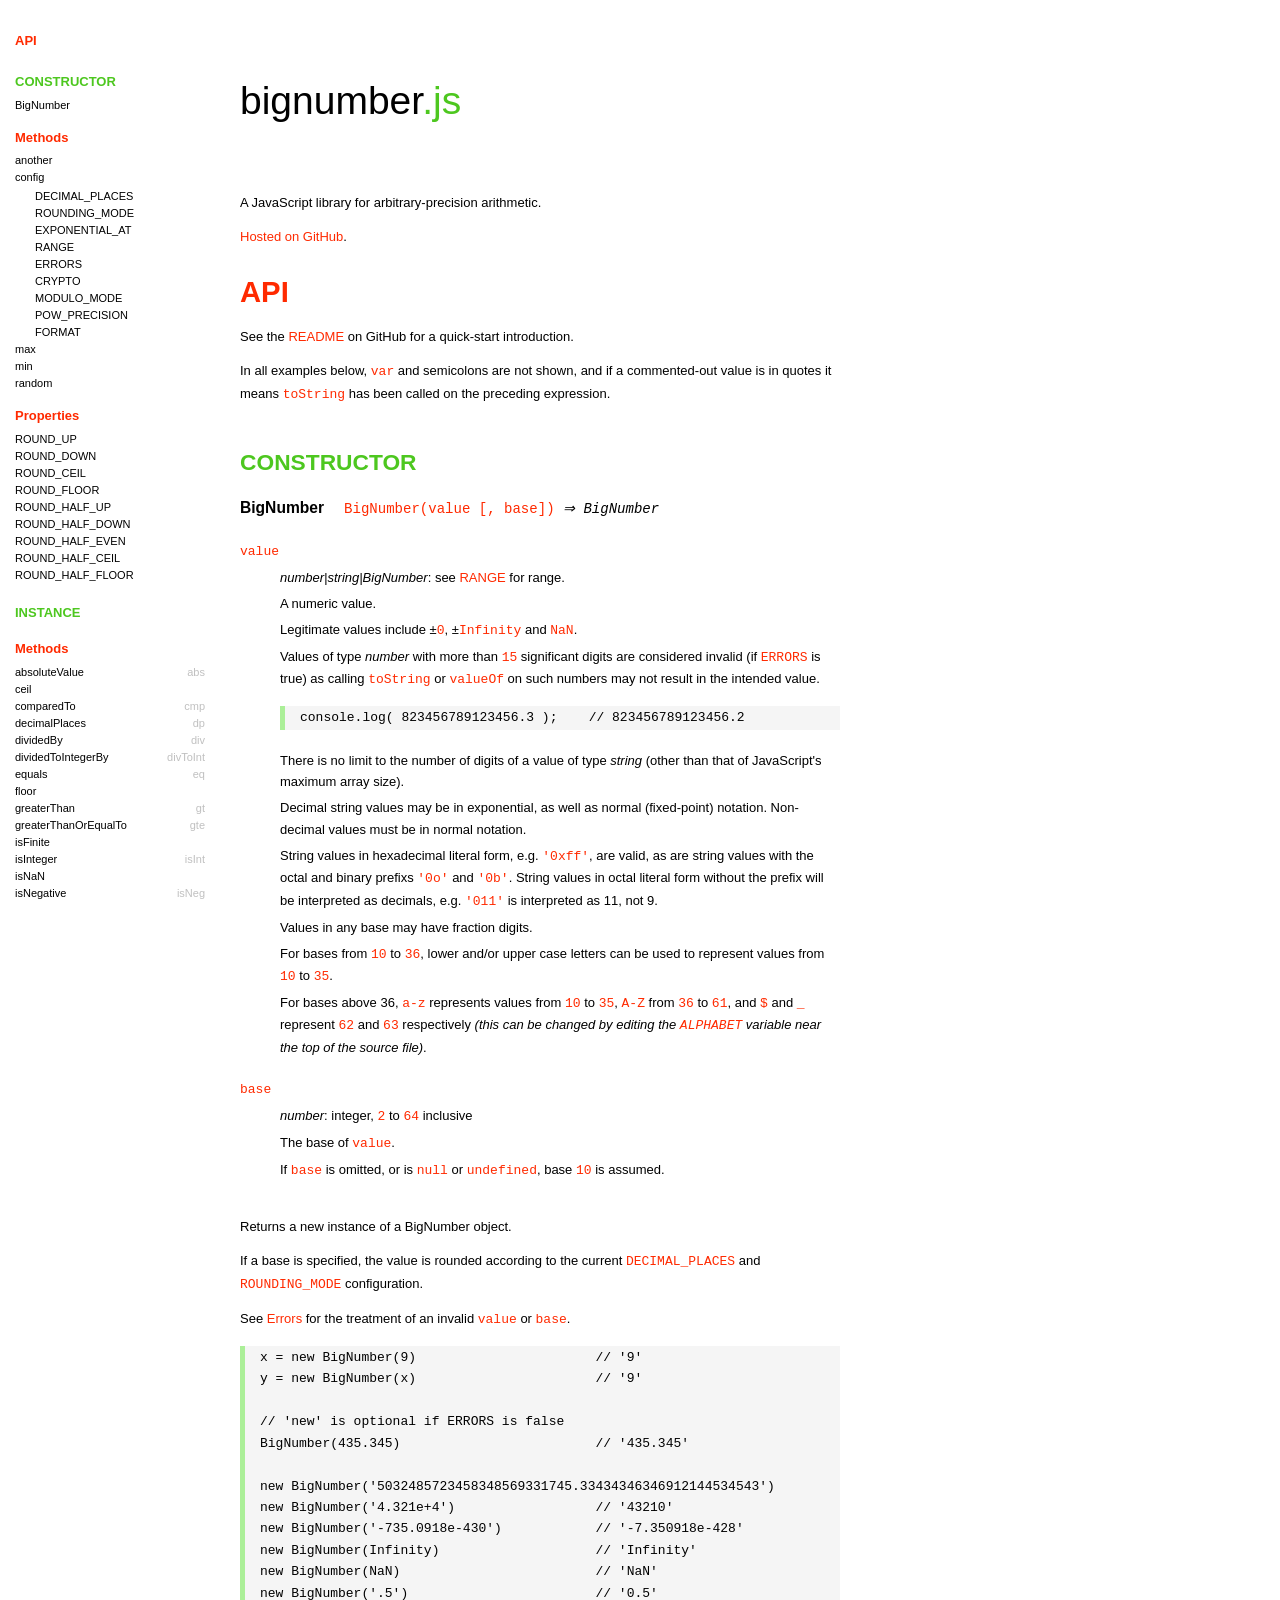
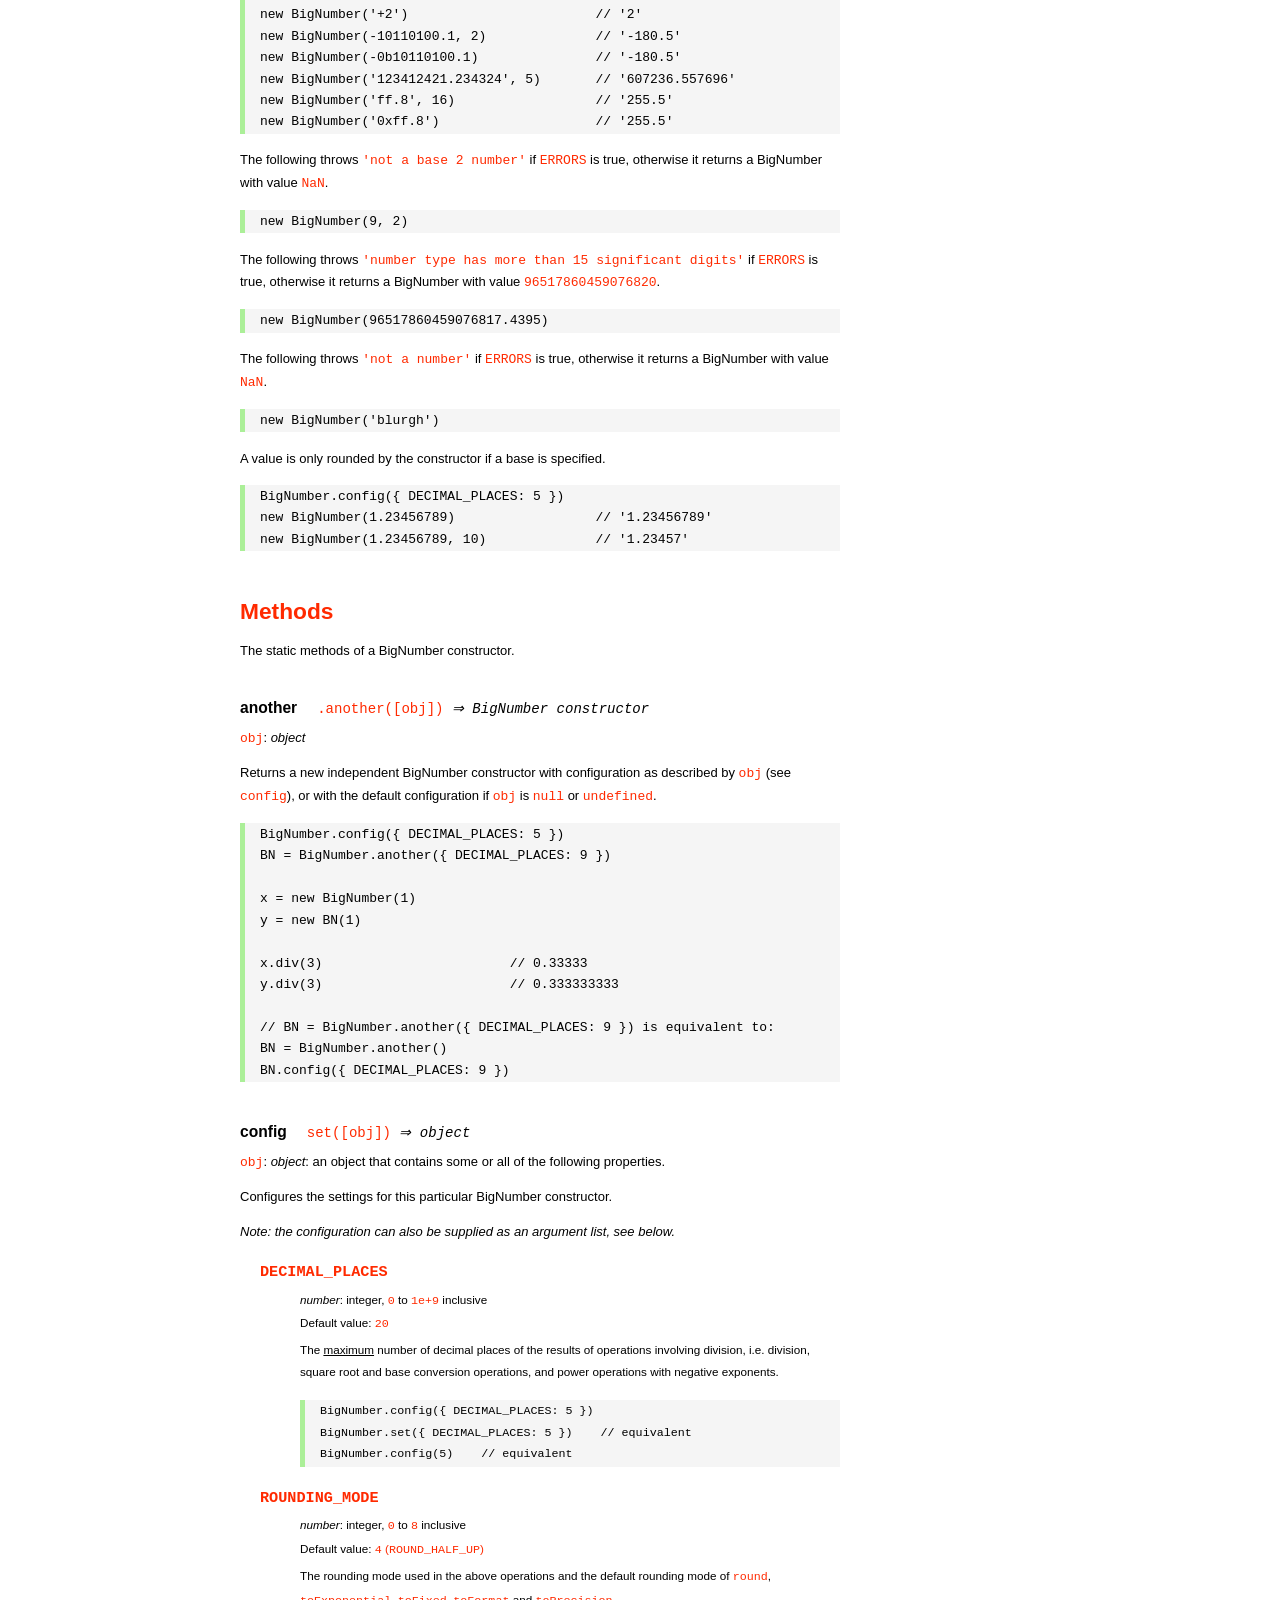
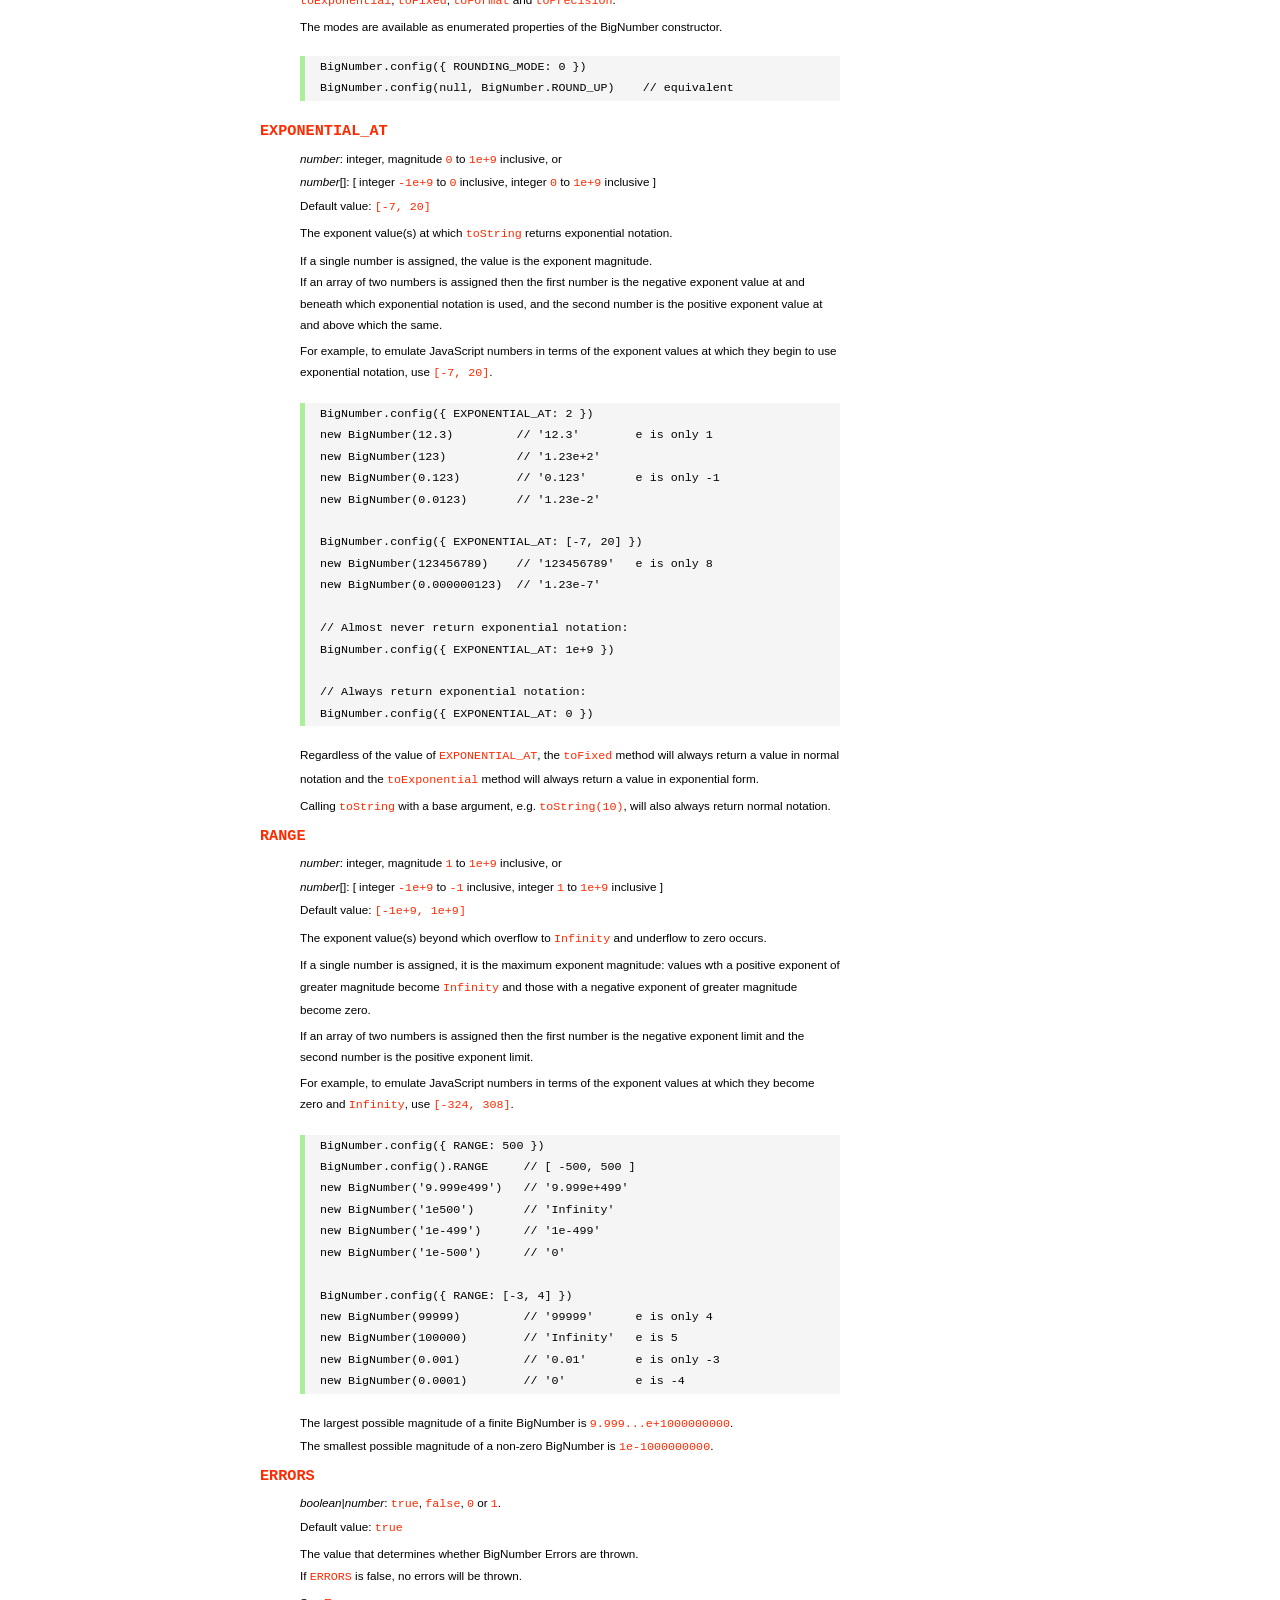
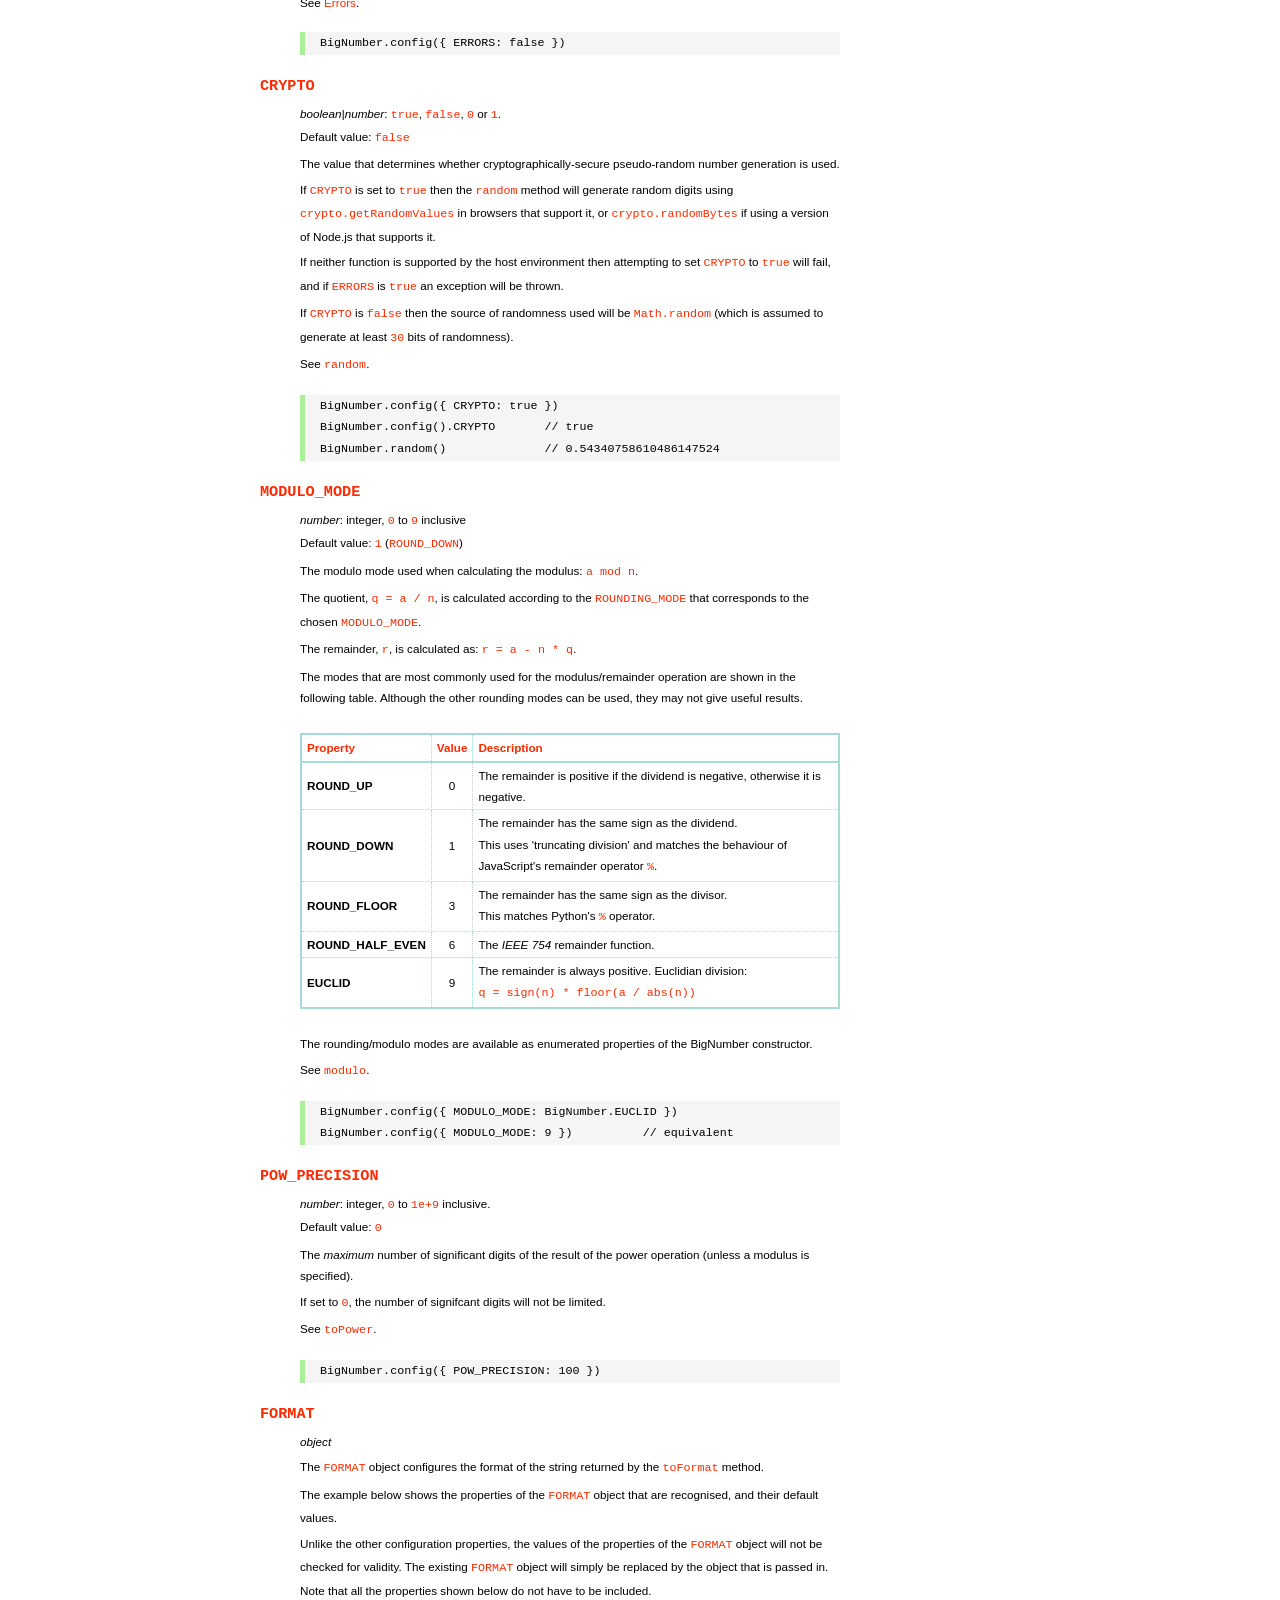
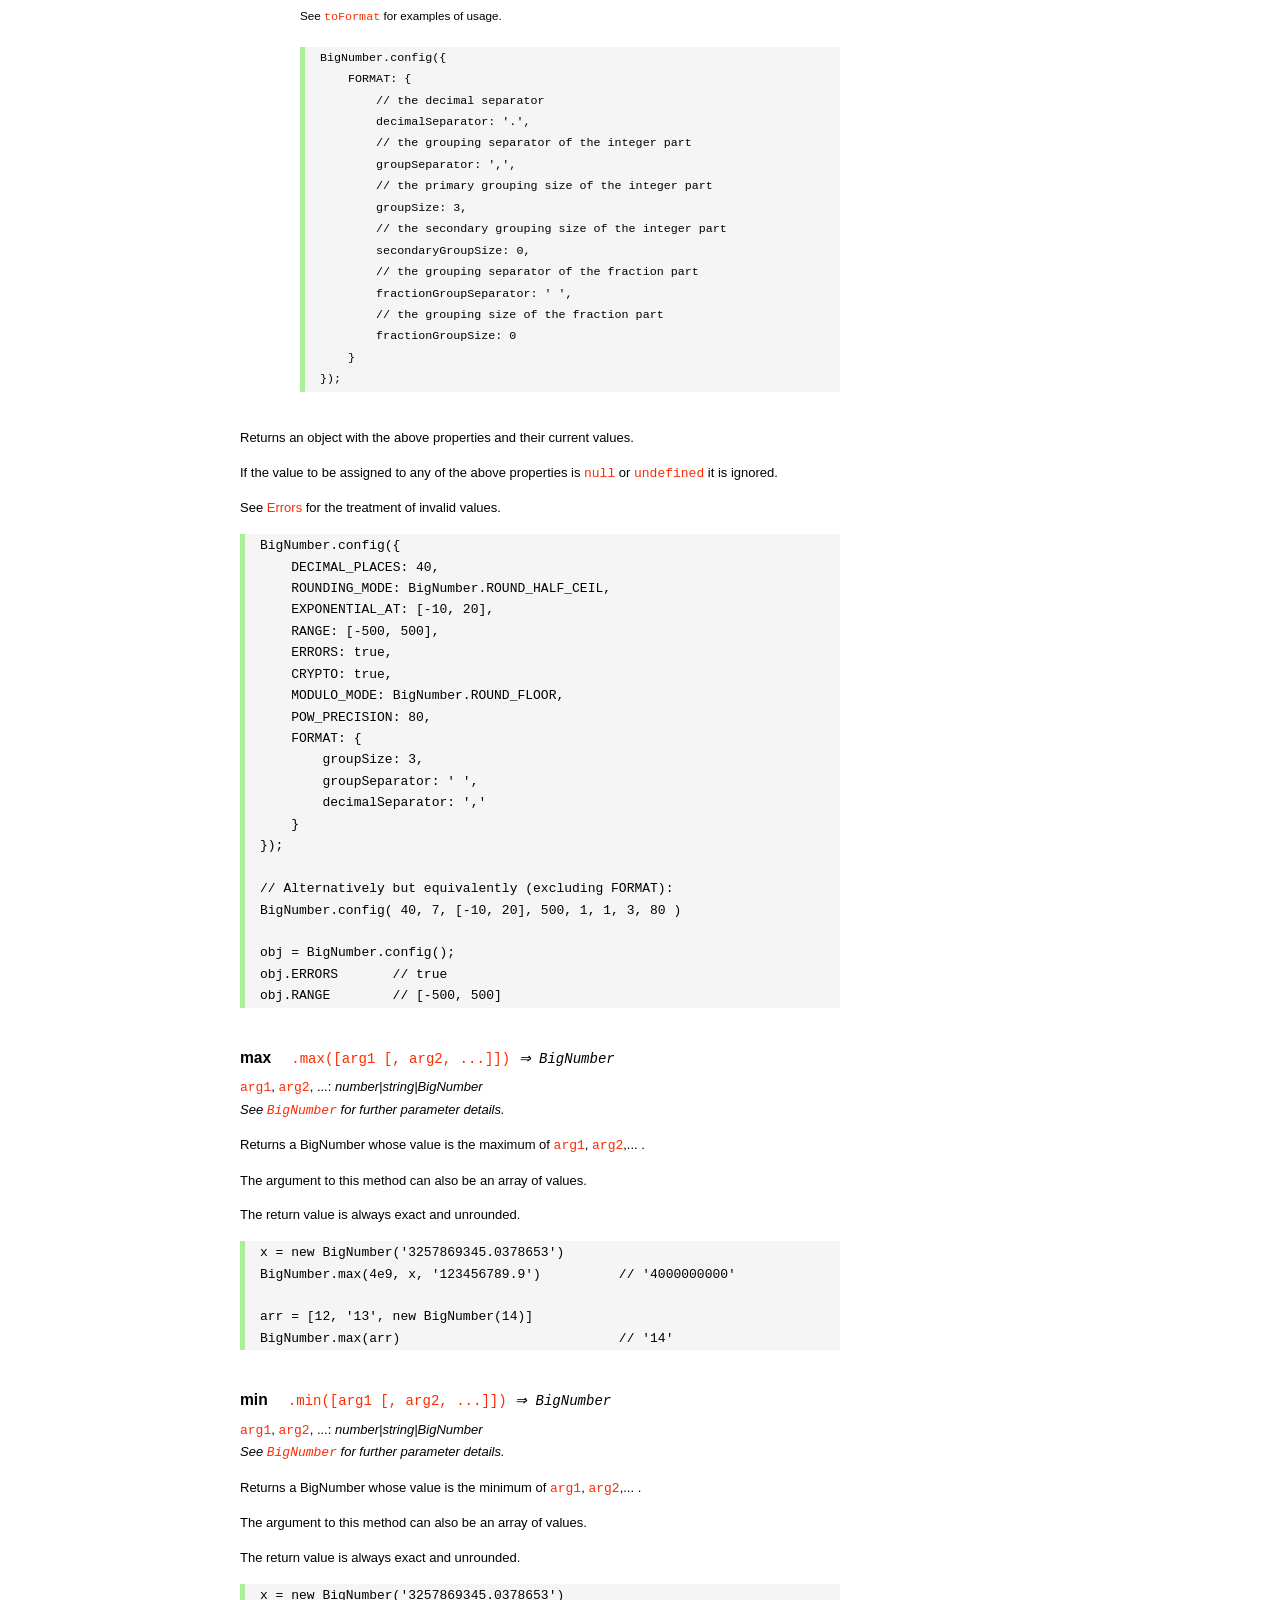
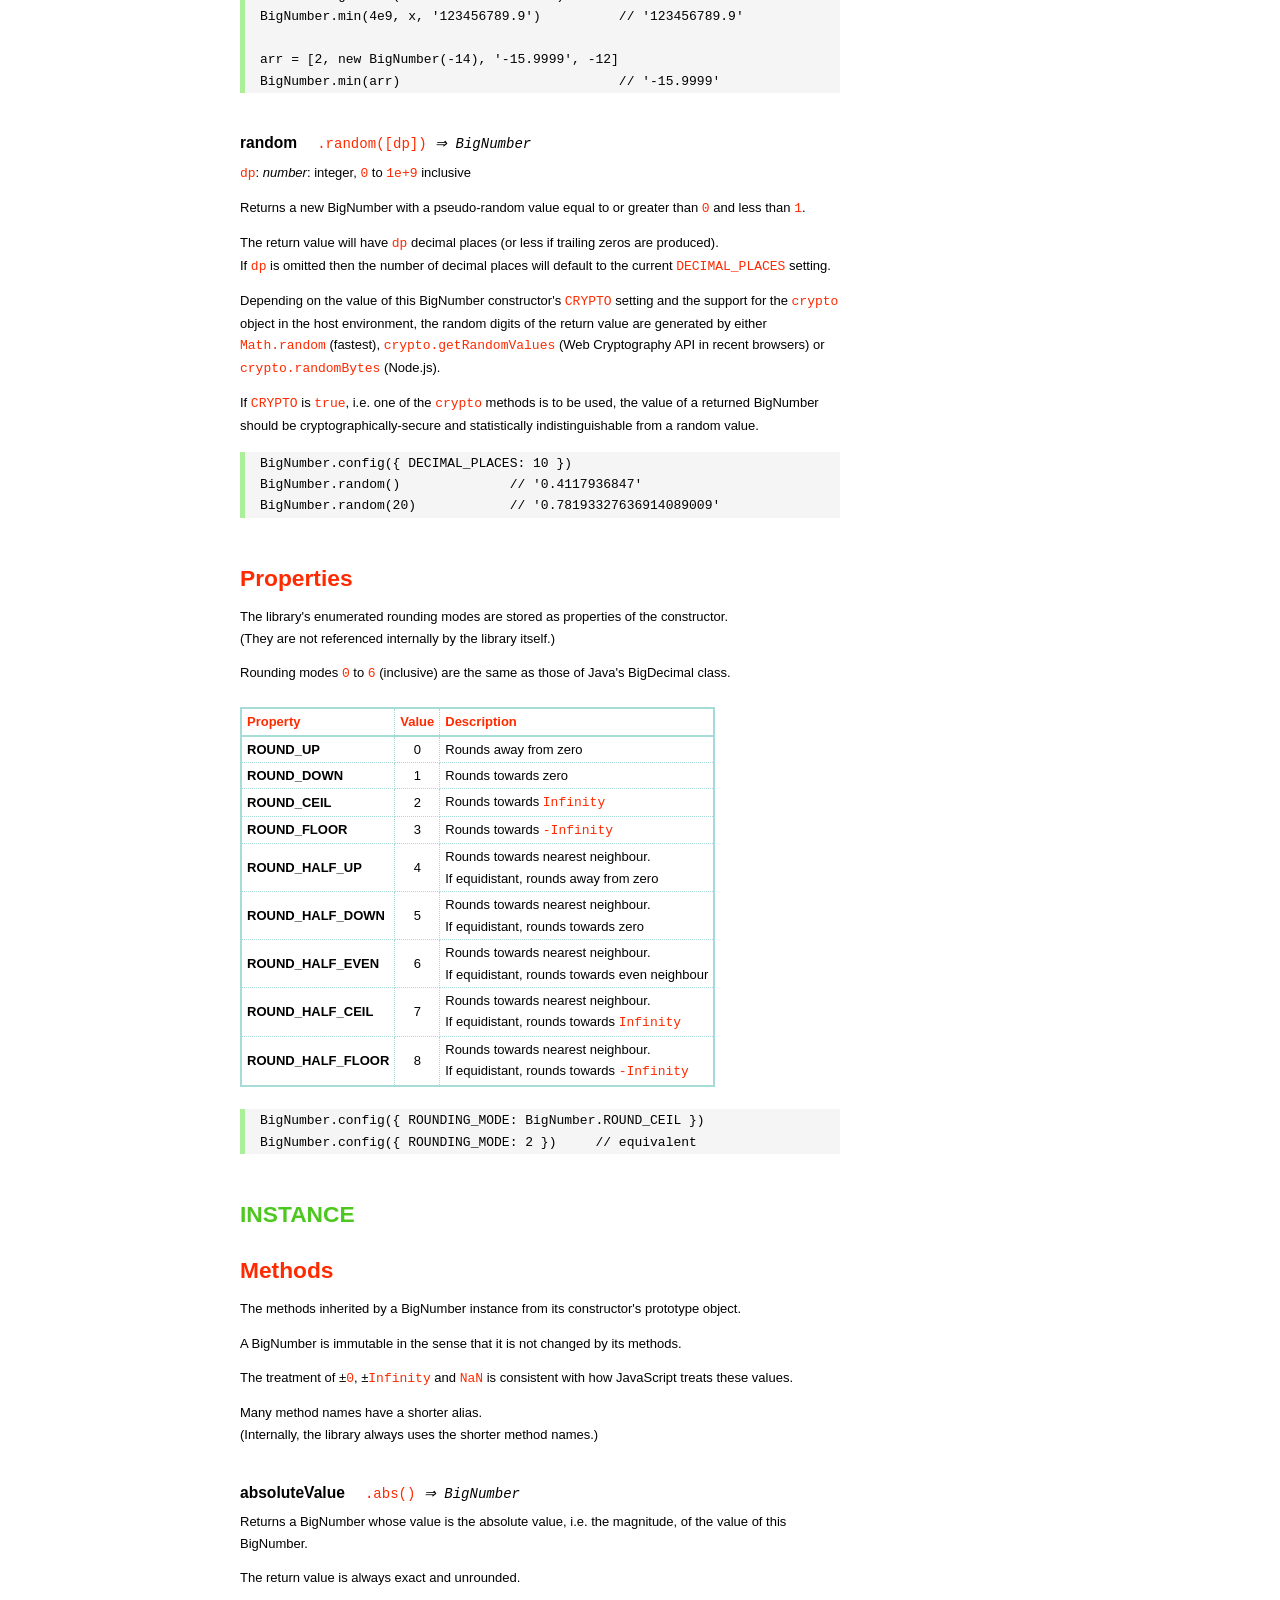
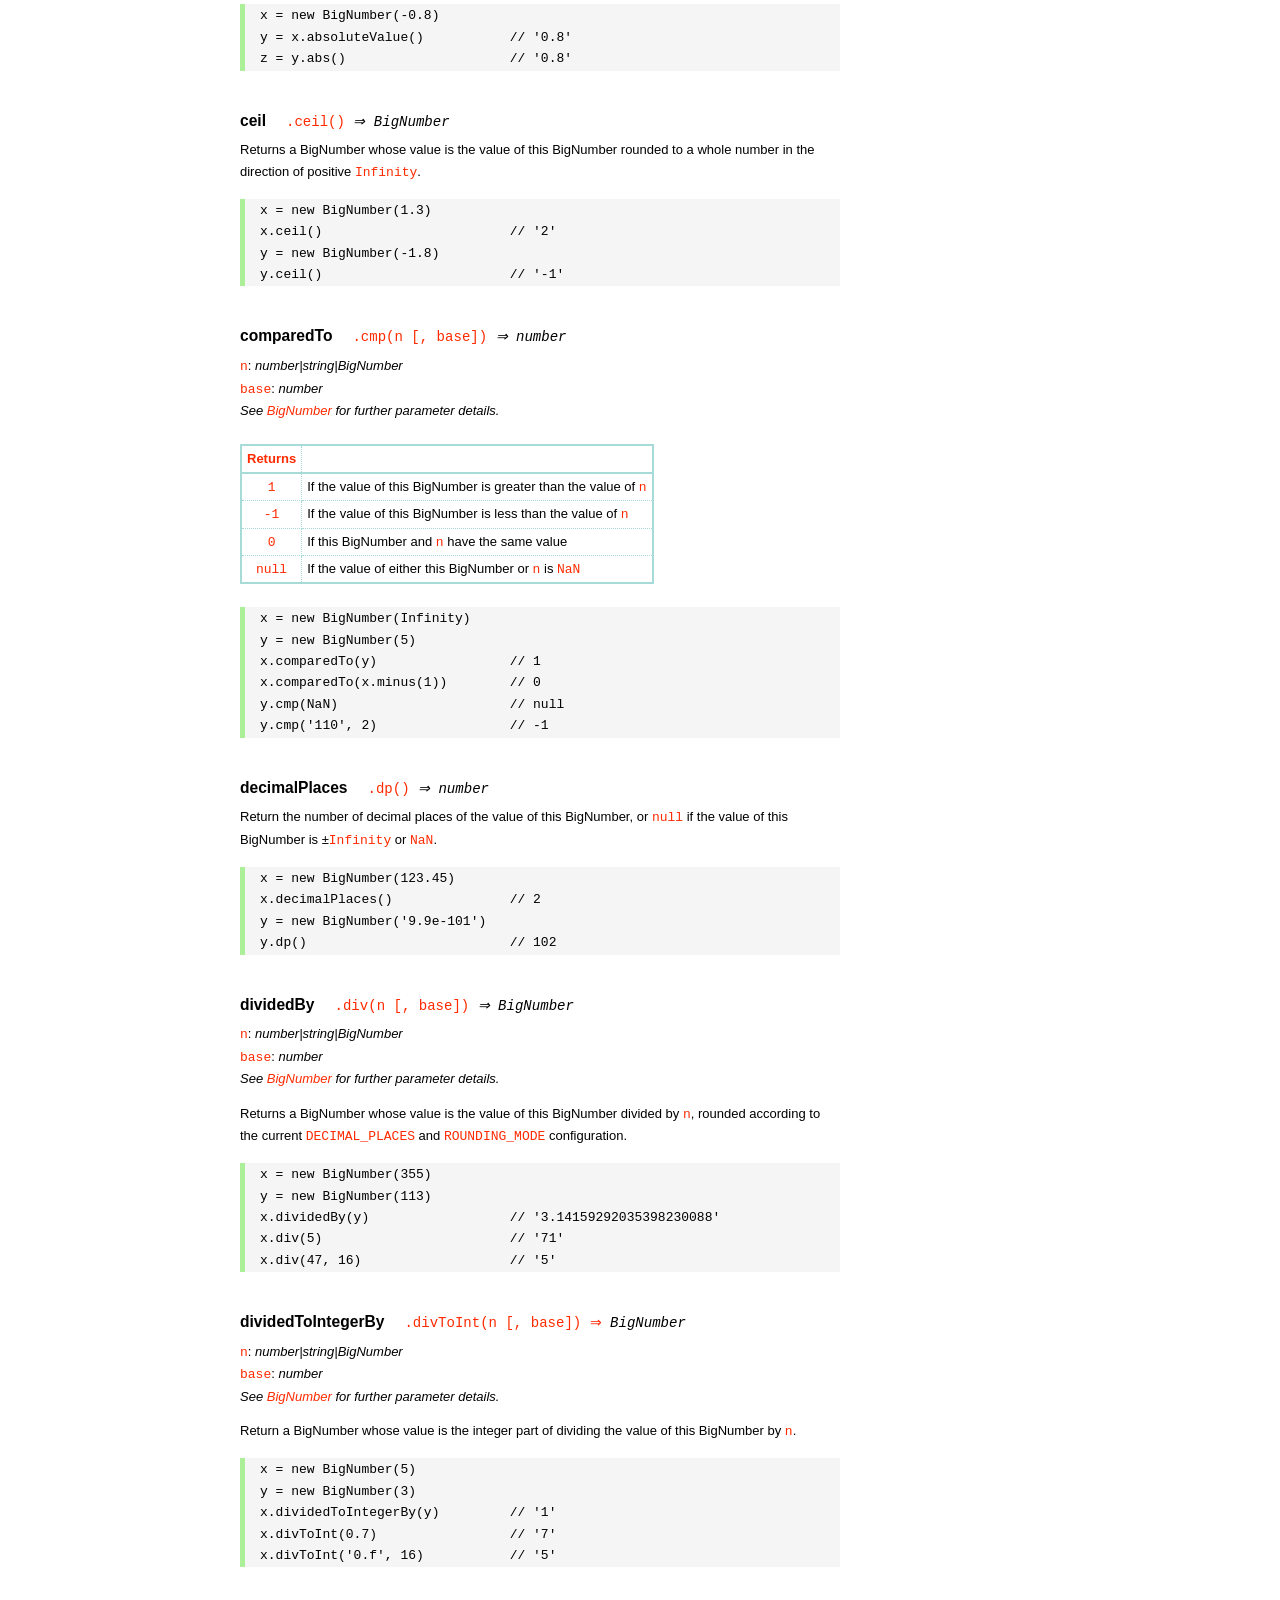
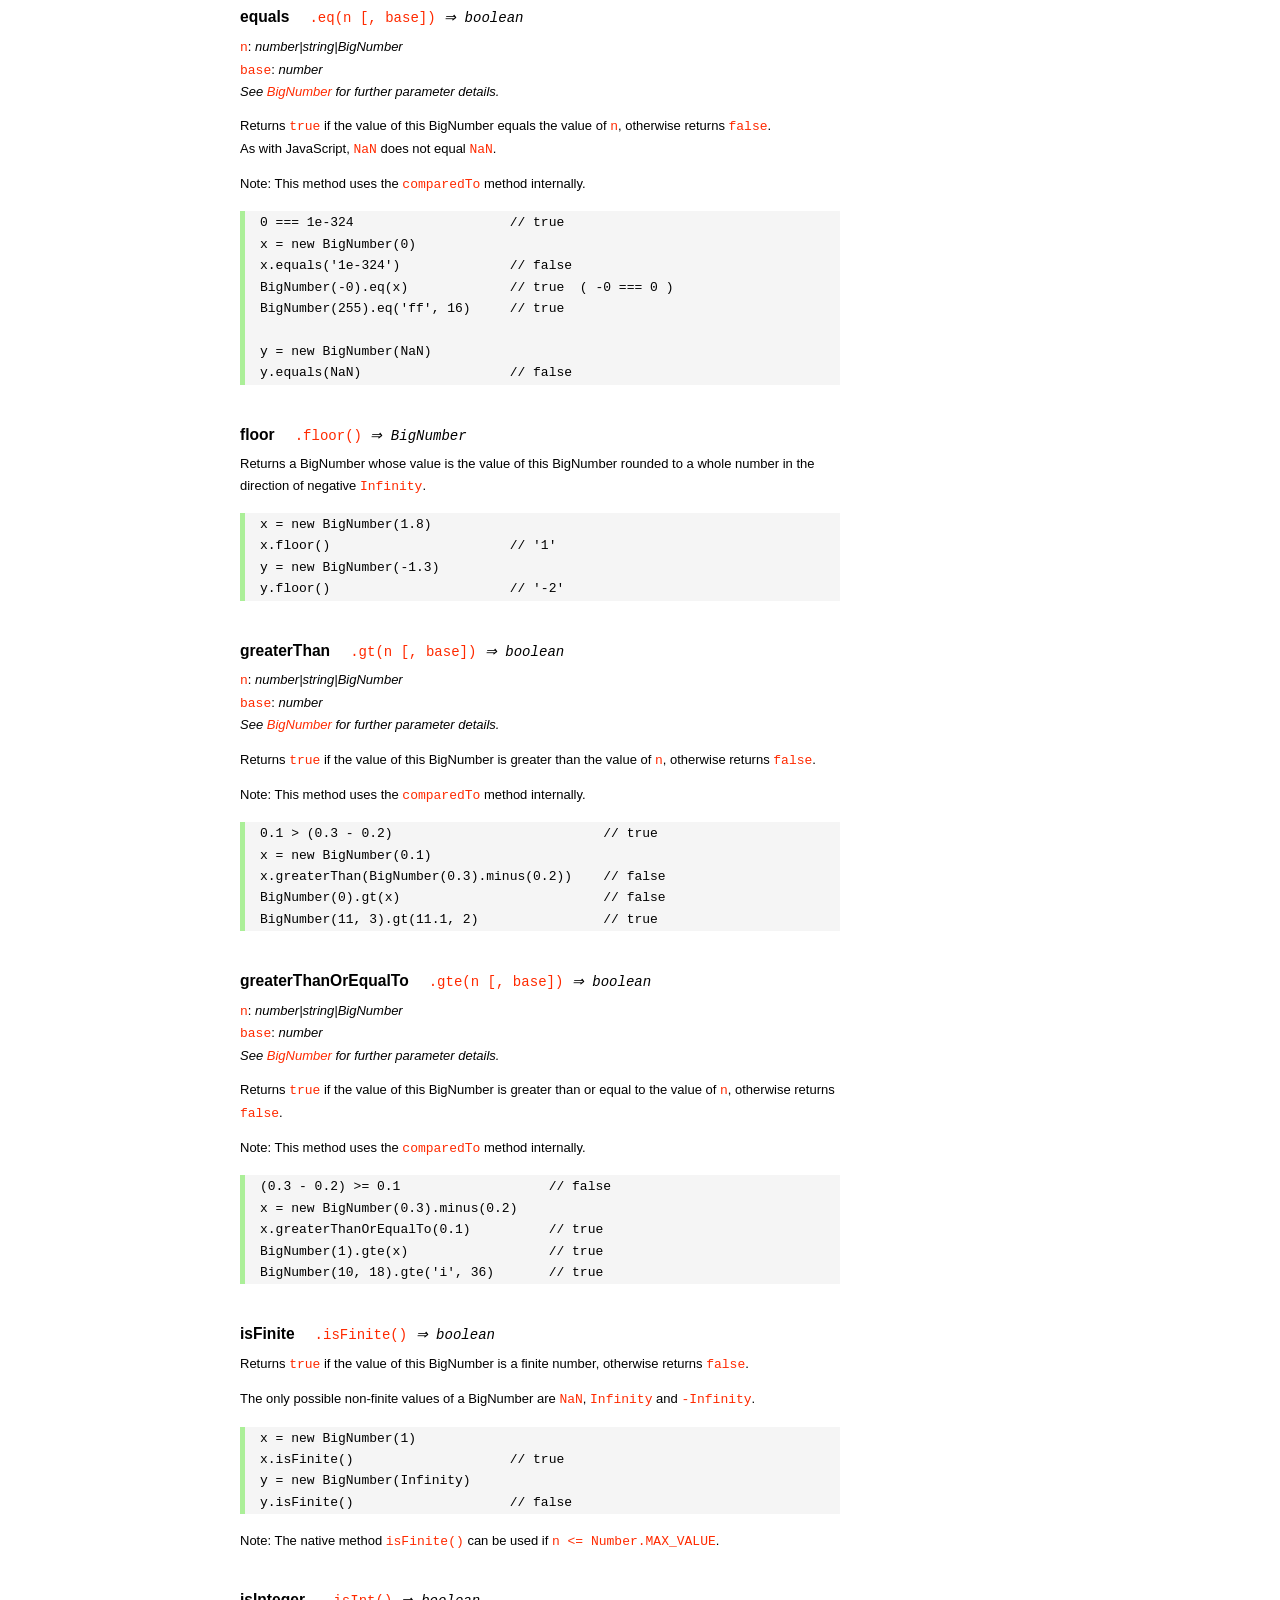
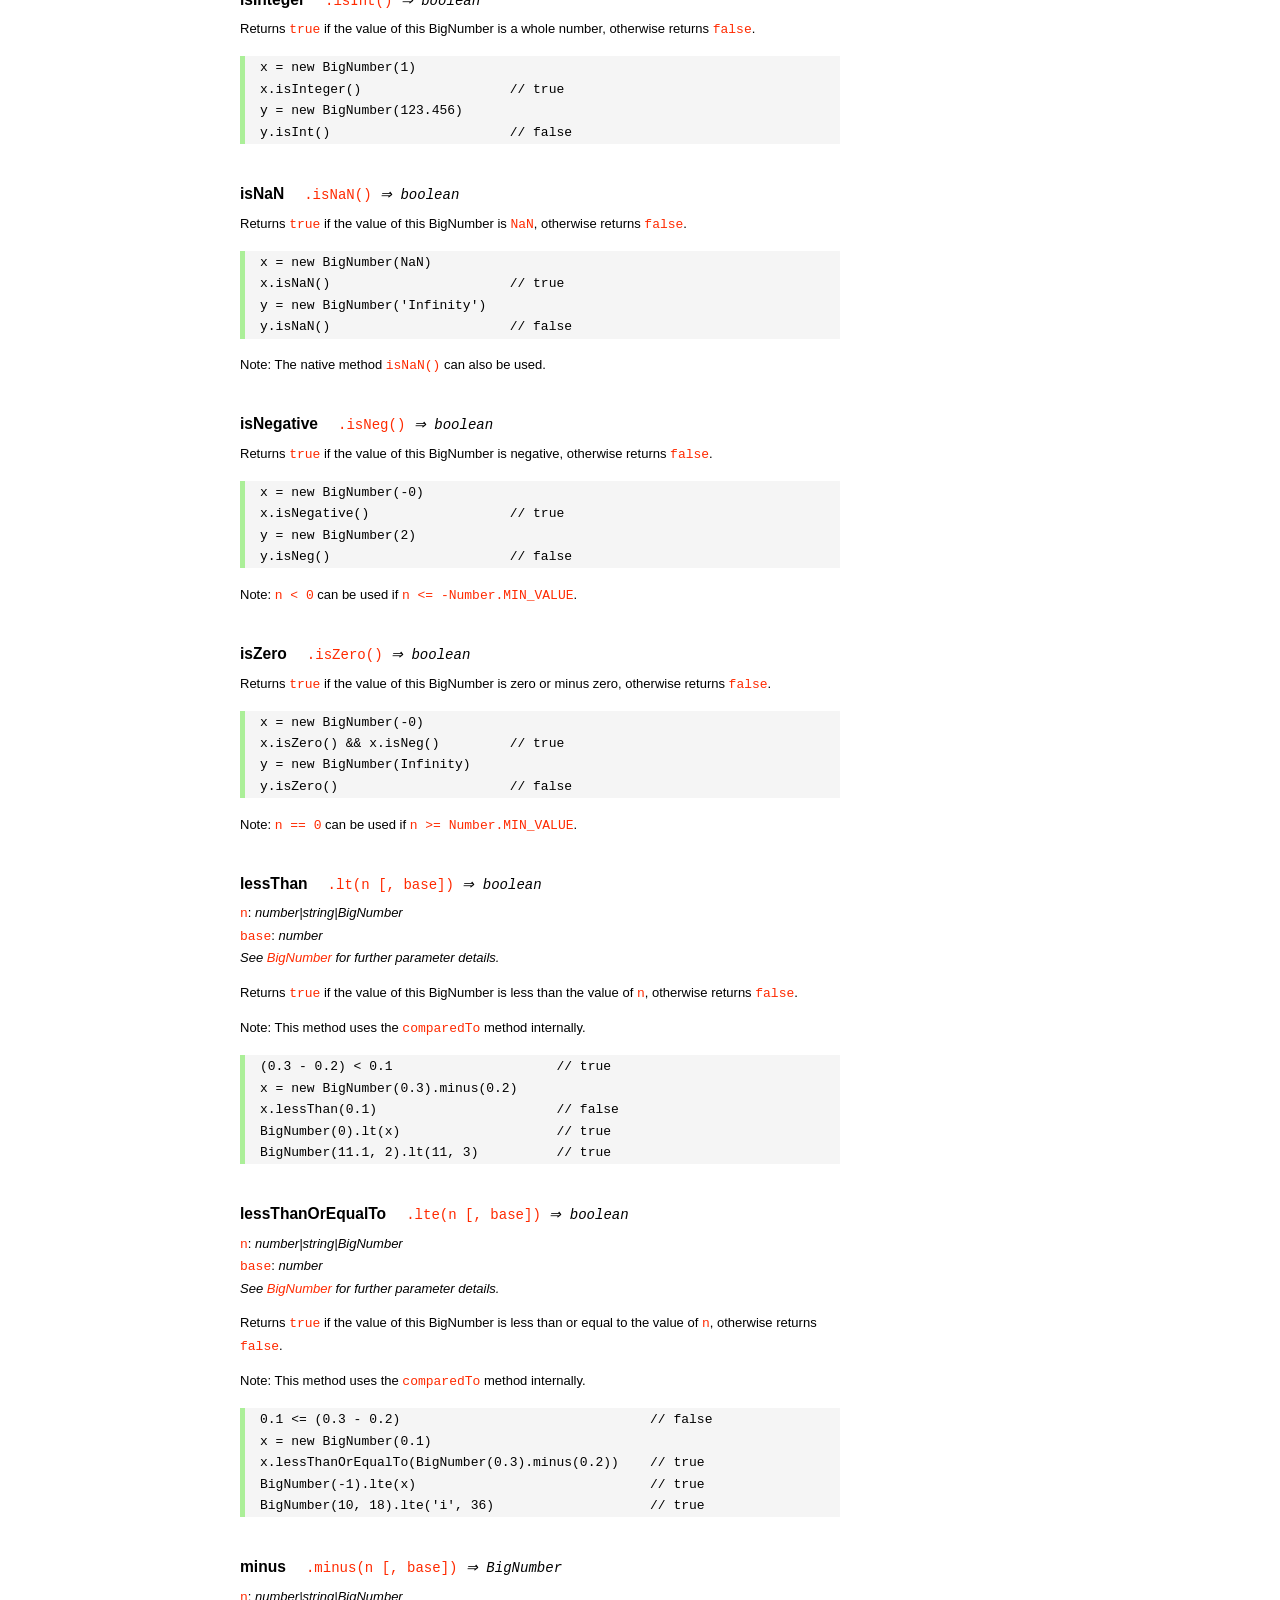
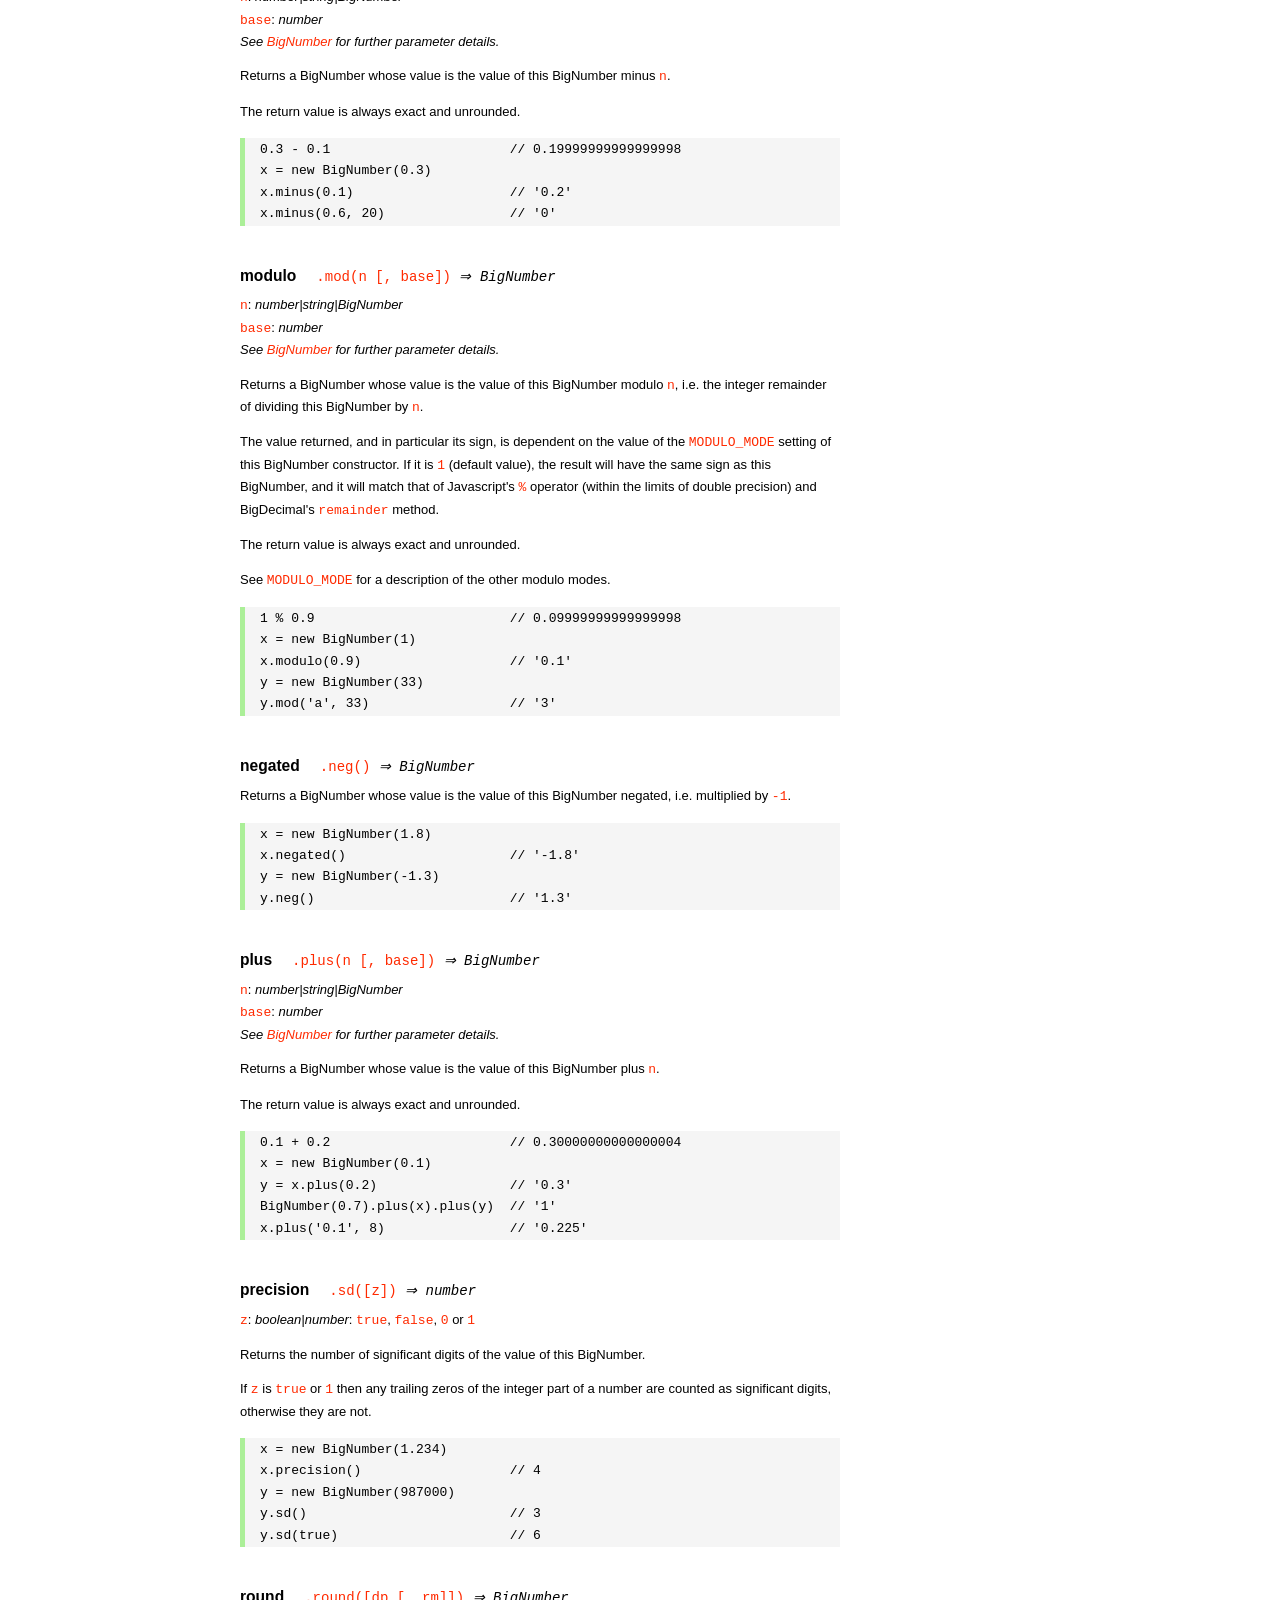
<file: node_modules/bignumber.js/doc/API.html>
<!DOCTYPE HTML>
<html>
<head>
<meta charset="utf-8">
<meta http-equiv="X-UA-Compatible" content="IE=edge">
<meta name="Author" content="M Mclaughlin">
<title>bignumber.js API</title>
<style>
html{font-size:100%}
body{background:#fff;font-family:"Helvetica Neue",Helvetica,Arial,sans-serif;font-size:13px;
  line-height:1.65em;min-height:100%;margin:0}
body,i{color:#000}
.nav{background:#fff;position:fixed;top:0;bottom:0;left:0;width:200px;overflow-y:auto;
  padding:15px 0 30px 15px}
div.container{width:600px;margin:50px 0 50px 240px}
p{margin:0 0 1em;width:600px}
pre,ul{margin:1em 0}
h1,h2,h3,h4,h5{margin:0;padding:1.5em 0 0}
h1,h2{padding:.75em 0}
h1{font:400 3em Verdana,sans-serif;color:#000;margin-bottom:1em}
h2{font-size:2.25em;color:#ff2a00}
h3{font-size:1.75em;color:#4dc71f}
h4{font-size:1.75em;color:#ff2a00;padding-bottom:.75em}
h5{font-size:1.2em;margin-bottom:.4em}
h6{font-size:1.1em;margin-bottom:0.8em;padding:0.5em 0}
dd{padding-top:.35em}
dt{padding-top:.5em}
b{font-weight:700}
dt b{font-size:1.3em}
a,a:visited{color:#ff2a00;text-decoration:none}
a:active,a:hover{outline:0;text-decoration:underline}
.nav a,.nav b,.nav a:visited{display:block;color:#ff2a00;font-weight:700; margin-top:15px}
.nav b{color:#4dc71f;margin-top:20px;cursor:default;width:auto}
ul{list-style-type:none;padding:0 0 0 20px}
.nav ul{line-height:14px;padding-left:0;margin:5px 0 0}
.nav ul a,.nav ul a:visited,span{display:inline;color:#000;font-family:Verdana,Geneva,sans-serif;
  font-size:11px;font-weight:400;margin:0}
.inset,ul.inset{margin-left:20px}
.inset{font-size:.9em}
.nav li{width:auto;margin:0 0 3px}
.alias{font-style:italic;margin-left:20px}
table{border-collapse:collapse;border-spacing:0;border:2px solid #a7dbd8;margin:1.75em 0;padding:0}
td,th{text-align:left;margin:0;padding:2px 5px;border:1px dotted #a7dbd8}
th{border-top:2px solid #a7dbd8;border-bottom:2px solid #a7dbd8;color:#ff2a00}
code,pre{font-family:Consolas, monaco, monospace;font-weight:400}
pre{background:#f5f5f5;white-space:pre-wrap;word-wrap:break-word;border-left:5px solid #abef98;
  padding:1px 0 1px 15px;margin:1.2em 0}
code,.nav-title{color:#ff2a00}
.end{margin-bottom:25px}
.centre{text-align:center}
.error-table{font-size:13px;width:100%}
#faq{margin:3em 0 0}
li span{float:right;margin-right:10px;color:#c0c0c0}
#js{font:inherit;color:#4dc71f}
</style>
</head>
<body>

  <div class="nav">

    <a class='nav-title' href="#">API</a>

    <b> CONSTRUCTOR </b>
    <ul>
      <li><a href="#bignumber">BigNumber</a></li>
    </ul>

    <a href="#methods">Methods</a>
    <ul>
      <li><a href="#another">another</a></li>
      <li><a href="#config" >config</a></li>
      <li>
        <ul class="inset">
          <li><a href="#decimal-places">DECIMAL_PLACES</a></li>
          <li><a href="#rounding-mode" >ROUNDING_MODE</a></li>
          <li><a href="#exponential-at">EXPONENTIAL_AT</a></li>
          <li><a href="#range"         >RANGE</a></li>
          <li><a href="#errors"        >ERRORS</a></li>
          <li><a href="#crypto"        >CRYPTO</a></li>
          <li><a href="#modulo-mode"   >MODULO_MODE</a></li>
          <li><a href="#pow-precision" >POW_PRECISION</a></li>
          <li><a href="#format"        >FORMAT</a></li>
        </ul>
      </li>
      <li><a href="#max"   >max</a></li>
      <li><a href="#min"   >min</a></li>
      <li><a href="#random">random</a></li>
    </ul>

    <a href="#constructor-properties">Properties</a>
    <ul>
      <li><a href="#round-up"        >ROUND_UP</a></li>
      <li><a href="#round-down"      >ROUND_DOWN</a></li>
      <li><a href="#round-ceil"      >ROUND_CEIL</a></li>
      <li><a href="#round-floor"     >ROUND_FLOOR</a></li>
      <li><a href="#round-half-up"   >ROUND_HALF_UP</a></li>
      <li><a href="#round-half-down" >ROUND_HALF_DOWN</a></li>
      <li><a href="#round-half-even" >ROUND_HALF_EVEN</a></li>
      <li><a href="#round-half-ceil" >ROUND_HALF_CEIL</a></li>
      <li><a href="#round-half-floor">ROUND_HALF_FLOOR</a></li>
    </ul>

    <b> INSTANCE </b>

    <a href="#prototype-methods">Methods</a>
    <ul>
      <li><a href="#abs"    >absoluteValue       </a><span>abs</span>     </li>
      <li><a href="#ceil"   >ceil                </a>                     </li>
      <li><a href="#cmp"    >comparedTo          </a><span>cmp</span>     </li>
      <li><a href="#dp"     >decimalPlaces       </a><span>dp</span>      </li>
      <li><a href="#div"    >dividedBy           </a><span>div</span>     </li>
      <li><a href="#divInt" >dividedToIntegerBy  </a><span>divToInt</span></li>
      <li><a href="#eq"     >equals              </a><span>eq</span>      </li>
      <li><a href="#floor"  >floor               </a>                     </li>
      <li><a href="#gt"     >greaterThan         </a><span>gt</span>      </li>
      <li><a href="#gte"    >greaterThanOrEqualTo</a><span>gte</span>     </li>
      <li><a href="#isF"    >isFinite            </a>                     </li>
      <li><a href="#isInt"  >isInteger           </a><span>isInt</span>   </li>
      <li><a href="#isNaN"  >isNaN               </a>                     </li>
      <li><a href="#isNeg"  >isNegative          </a><span>isNeg</span>   </li>
      <li><a href="#isZ"    >isZero              </a>                     </li>
      <li><a href="#lt"     >lessThan            </a><span>lt</span>      </li>
      <li><a href="#lte"    >lessThanOrEqualTo   </a><span>lte</span>     </li>
      <li><a href="#minus"  >minus               </a><span>sub</span>     </li>
      <li><a href="#mod"    >modulo              </a><span>mod</span>     </li>
      <li><a href="#neg"    >negated             </a><span>neg</span>     </li>
      <li><a href="#plus"   >plus                </a><span>add</span>     </li>
      <li><a href="#sd"     >precision           </a><span>sd</span>      </li>
      <li><a href="#round"  >round               </a>                     </li>
      <li><a href="#shift"  >shift               </a>                     </li>
      <li><a href="#sqrt"   >squareRoot          </a><span>sqrt</span>    </li>
      <li><a href="#times"  >times               </a><span>mul</span>     </li>
      <li><a href="#toD"    >toDigits            </a>                     </li>
      <li><a href="#toE"    >toExponential       </a>                     </li>
      <li><a href="#toFix"  >toFixed             </a>                     </li>
      <li><a href="#toFor"  >toFormat            </a>                     </li>
      <li><a href="#toFr"   >toFraction          </a>                     </li>
      <li><a href="#toJSON" >toJSON              </a>                     </li>
      <li><a href="#toN"    >toNumber            </a>                     </li>
      <li><a href="#pow"    >toPower             </a><span>pow</span>     </li>
      <li><a href="#toP"    >toPrecision         </a>                     </li>
      <li><a href="#toS"    >toString            </a>                     </li>
      <li><a href="#trunc"  >truncated           </a><span>trunc</span>   </li>
      <li><a href="#valueOf">valueOf             </a>                     </li>
    </ul>

    <a href="#instance-properties">Properties</a>
    <ul>
      <li><a href="#coefficient">c: coefficient</a></li>
      <li><a href="#exponent"   >e: exponent</a></li>
      <li><a href="#sign"       >s: sign</a></li>
      <li><a href="#isbig"      >isBigNumber</a></li>
    </ul>

    <a href="#zero-nan-infinity">Zero, NaN &amp; Infinity</a>
    <a href="#Errors">Errors</a>
    <a class='end' href="#faq">FAQ</a>

  </div>

  <div class="container">

    <h1>bignumber<span id='js'>.js</span></h1>

    <p>A JavaScript library for arbitrary-precision arithmetic.</p>
    <p><a href="https://github.com/MikeMcl/bignumber.js">Hosted on GitHub</a>. </p>

    <h2>API</h2>

    <p>
      See the <a href='https://github.com/MikeMcl/bignumber.js'>README</a> on GitHub for a
      quick-start introduction.
    </p>
    <p>
      In all examples below, <code>var</code> and semicolons are not shown, and if a commented-out
      value is in quotes it means <code>toString</code> has been called on the preceding expression.
    </p>


    <h3>CONSTRUCTOR</h3>

    <h5 id="bignumber">
      BigNumber<code class='inset'>BigNumber(value [, base]) <i>&rArr; BigNumber</i></code>
    </h5>
    <dl>
      <dt><code>value</code></dt>
      <dd>
        <i>number|string|BigNumber</i>: see <a href='#range'>RANGE</a> for
        range.
      </dd>
      <dd>
        A numeric value.
      </dd>
      <dd>
        Legitimate values include &plusmn;<code>0</code>, &plusmn;<code>Infinity</code> and
        <code>NaN</code>.
      </dd>
      <dd>
        Values of type <em>number</em> with more than <code>15</code> significant digits are
        considered invalid (if <a href='#errors'><code>ERRORS</code></a> is true) as calling
        <code><a href='#toS'>toString</a></code> or <code><a href='#valueOf'>valueOf</a></code> on
        such numbers may not result in the intended value.
        <pre>console.log( 823456789123456.3 );    // 823456789123456.2</pre>
      </dd>
      <dd>
        There is no limit to the number of digits of a value of type <em>string</em> (other than
        that of JavaScript's maximum array size).
      </dd>
      <dd>
        Decimal string values may be in exponential, as well as normal (fixed-point) notation.
        Non-decimal values must be in normal notation.
      </dd>
      <dd>
        String values in hexadecimal literal form, e.g. <code>'0xff'</code>, are valid, as are
        string values with the octal and binary prefixs <code>'0o'</code> and <code>'0b'</code>.
        String values in octal literal form without the prefix will be interpreted as
        decimals, e.g. <code>'011'</code> is interpreted as 11, not 9.
      </dd>
      <dd>Values in any base may have fraction digits.</dd>
      <dd>
        For bases from <code>10</code> to <code>36</code>, lower and/or upper case letters can be
        used to represent values from <code>10</code> to <code>35</code>.
      </dd>
      <dd>
        For bases above 36, <code>a-z</code> represents values from <code>10</code> to
        <code>35</code>, <code>A-Z</code> from <code>36</code> to <code>61</code>, and
        <code>$</code> and <code>_</code> represent <code>62</code> and <code>63</code> respectively
        <i>(this can be changed by editing the <code>ALPHABET</code> variable near the top of the
        source file)</i>.
      </dd>
    </dl>
    <dl>
      <dt><code>base</code></dt>
      <dd>
        <i>number</i>: integer, <code>2</code> to <code>64</code> inclusive
      </dd>
      <dd>The base of <code>value</code>.</dd>
      <dd>
        If <code>base</code> is omitted, or is <code>null</code> or <code>undefined</code>, base
        <code>10</code> is assumed.
      </dd>
    </dl>
    <br />
    <p>Returns a new instance of a BigNumber object.</p>
    <p>
      If a base is specified, the value is rounded according to
      the current <a href='#decimal-places'><code>DECIMAL_PLACES</code></a> and
      <a href='#rounding-mode'><code>ROUNDING_MODE</code></a> configuration.
    </p>
    <p>
      See <a href='#Errors'>Errors</a> for the treatment of an invalid <code>value</code> or
      <code>base</code>.
    </p>
    <pre>
x = new BigNumber(9)                       // '9'
y = new BigNumber(x)                       // '9'

// 'new' is optional if ERRORS is false
BigNumber(435.345)                         // '435.345'

new BigNumber('5032485723458348569331745.33434346346912144534543')
new BigNumber('4.321e+4')                  // '43210'
new BigNumber('-735.0918e-430')            // '-7.350918e-428'
new BigNumber(Infinity)                    // 'Infinity'
new BigNumber(NaN)                         // 'NaN'
new BigNumber('.5')                        // '0.5'
new BigNumber('+2')                        // '2'
new BigNumber(-10110100.1, 2)              // '-180.5'
new BigNumber(-0b10110100.1)               // '-180.5'
new BigNumber('123412421.234324', 5)       // '607236.557696'
new BigNumber('ff.8', 16)                  // '255.5'
new BigNumber('0xff.8')                    // '255.5'</pre>
    <p>
      The following throws <code>'not a base 2 number'</code> if
      <a href='#errors'><code>ERRORS</code></a> is true, otherwise it returns a BigNumber with value
      <code>NaN</code>.
    </p>
    <pre>new BigNumber(9, 2)</pre>
    <p>
      The following throws <code>'number type has more than 15 significant digits'</code> if
      <a href='#errors'><code>ERRORS</code></a> is true, otherwise it returns a BigNumber with value
      <code>96517860459076820</code>.
    </p>
    <pre>new BigNumber(96517860459076817.4395)</pre>
    <p>
      The following throws <code>'not a number'</code> if <a href='#errors'><code>ERRORS</code></a>
      is true, otherwise it returns a BigNumber with value <code>NaN</code>.
    </p>
    <pre>new BigNumber('blurgh')</pre>
    <p>
      A value is only rounded by the constructor if a base is specified.
    </p>
    <pre>BigNumber.config({ DECIMAL_PLACES: 5 })
new BigNumber(1.23456789)                  // '1.23456789'
new BigNumber(1.23456789, 10)              // '1.23457'</pre>



    <h4 id="methods">Methods</h4>
     <p>The static methods of a BigNumber constructor.</p>




    <h5 id="another">
       another<code class='inset'>.another([obj]) <i>&rArr; BigNumber constructor</i></code>
    </h5>
    <p><code>obj</code>: <i>object</i></p>
    <p>
      Returns a new independent BigNumber constructor with configuration as described by
      <code>obj</code> (see <a href='#config'><code>config</code></a>), or with the default
      configuration if <code>obj</code> is <code>null</code> or <code>undefined</code>.
    </p>
    <pre>BigNumber.config({ DECIMAL_PLACES: 5 })
BN = BigNumber.another({ DECIMAL_PLACES: 9 })

x = new BigNumber(1)
y = new BN(1)

x.div(3)                        // 0.33333
y.div(3)                        // 0.333333333

// BN = BigNumber.another({ DECIMAL_PLACES: 9 }) is equivalent to:
BN = BigNumber.another()
BN.config({ DECIMAL_PLACES: 9 })</pre>



    <h5 id="config">config<code class='inset'>set([obj]) <i>&rArr; object</i></code></h5>
    <p>
      <code>obj</code>: <i>object</i>: an object that contains some or all of the following
      properties.
    </p>
    <p>Configures the settings for this particular BigNumber constructor.</p>
    <p><i>Note: the configuration can also be supplied as an argument list, see below.</i></p>
    <dl class='inset'>
      <dt id="decimal-places"><code><b>DECIMAL_PLACES</b></code></dt>
      <dd>
        <i>number</i>: integer, <code>0</code> to <code>1e+9</code> inclusive<br />
        Default value: <code>20</code>
      </dd>
      <dd>
        The <u>maximum</u> number of decimal places of the results of operations involving
        division, i.e. division, square root and base conversion operations, and power
        operations with negative exponents.<br />
      </dd>
      <dd>
      <pre>BigNumber.config({ DECIMAL_PLACES: 5 })
BigNumber.set({ DECIMAL_PLACES: 5 })    // equivalent
BigNumber.config(5)    // equivalent</pre>
      </dd>



      <dt id="rounding-mode"><code><b>ROUNDING_MODE</b></code></dt>
      <dd>
        <i>number</i>: integer, <code>0</code> to <code>8</code> inclusive<br />
        Default value: <code>4</code> <a href="#round-half-up">(<code>ROUND_HALF_UP</code>)</a>
      </dd>
      <dd>
        The rounding mode used in the above operations and the default rounding mode of
        <a href='#round'><code>round</code></a>,
        <a href='#toE'><code>toExponential</code></a>,
        <a href='#toFix'><code>toFixed</code></a>,
        <a href='#toFor'><code>toFormat</code></a> and
        <a href='#toP'><code>toPrecision</code></a>.
      </dd>
      <dd>The modes are available as enumerated properties of the BigNumber constructor.</dd>
       <dd>
      <pre>BigNumber.config({ ROUNDING_MODE: 0 })
BigNumber.config(null, BigNumber.ROUND_UP)    // equivalent</pre>
        </dd>



      <dt id="exponential-at"><code><b>EXPONENTIAL_AT</b></code></dt>
      <dd>
        <i>number</i>: integer, magnitude <code>0</code> to <code>1e+9</code> inclusive, or
        <br />
        <i>number</i>[]: [ integer <code>-1e+9</code> to <code>0</code> inclusive, integer
        <code>0</code> to <code>1e+9</code> inclusive ]<br />
        Default value: <code>[-7, 20]</code>
      </dd>
      <dd>
        The exponent value(s) at which <code>toString</code> returns exponential notation.
      </dd>
      <dd>
        If a single number is assigned, the value is the exponent magnitude.<br />
        If an array of two numbers is assigned then the first number is the negative exponent
        value at and beneath which exponential notation is used, and the second number is the
        positive exponent value at and above which the same.
      </dd>
      <dd>
        For example, to emulate JavaScript numbers in terms of the exponent values at which they
        begin to use exponential notation, use <code>[-7, 20]</code>.
      </dd>
      <dd>
      <pre>BigNumber.config({ EXPONENTIAL_AT: 2 })
new BigNumber(12.3)         // '12.3'        e is only 1
new BigNumber(123)          // '1.23e+2'
new BigNumber(0.123)        // '0.123'       e is only -1
new BigNumber(0.0123)       // '1.23e-2'

BigNumber.config({ EXPONENTIAL_AT: [-7, 20] })
new BigNumber(123456789)    // '123456789'   e is only 8
new BigNumber(0.000000123)  // '1.23e-7'

// Almost never return exponential notation:
BigNumber.config({ EXPONENTIAL_AT: 1e+9 })

// Always return exponential notation:
BigNumber.config({ EXPONENTIAL_AT: 0 })</pre>
      </dd>
      <dd>
        Regardless of the value of <code>EXPONENTIAL_AT</code>, the <code>toFixed</code> method
        will always return a value in normal notation and the <code>toExponential</code> method
        will always return a value in exponential form.
      </dd>
      <dd>
        Calling <code>toString</code> with a base argument, e.g. <code>toString(10)</code>, will
        also always return normal notation.
      </dd>



      <dt id="range"><code><b>RANGE</b></code></dt>
      <dd>
        <i>number</i>: integer, magnitude <code>1</code> to <code>1e+9</code> inclusive, or
        <br />
        <i>number</i>[]: [ integer <code>-1e+9</code> to <code>-1</code> inclusive, integer
        <code>1</code> to <code>1e+9</code> inclusive ]<br />
        Default value: <code>[-1e+9, 1e+9]</code>
      </dd>
      <dd>
        The exponent value(s) beyond which overflow to <code>Infinity</code> and underflow to
        zero occurs.
      </dd>
      <dd>
        If a single number is assigned, it is the maximum exponent magnitude: values wth a
        positive exponent of greater magnitude become <code>Infinity</code> and those with a
        negative exponent of greater magnitude become zero.
      <dd>
        If an array of two numbers is assigned then the first number is the negative exponent
        limit and the second number is the positive exponent limit.
      </dd>
      <dd>
        For example, to emulate JavaScript numbers in terms of the exponent values at which they
        become zero and <code>Infinity</code>, use <code>[-324, 308]</code>.
      </dd>
      <dd>
      <pre>BigNumber.config({ RANGE: 500 })
BigNumber.config().RANGE     // [ -500, 500 ]
new BigNumber('9.999e499')   // '9.999e+499'
new BigNumber('1e500')       // 'Infinity'
new BigNumber('1e-499')      // '1e-499'
new BigNumber('1e-500')      // '0'

BigNumber.config({ RANGE: [-3, 4] })
new BigNumber(99999)         // '99999'      e is only 4
new BigNumber(100000)        // 'Infinity'   e is 5
new BigNumber(0.001)         // '0.01'       e is only -3
new BigNumber(0.0001)        // '0'          e is -4</pre>
      </dd>
      <dd>
        The largest possible magnitude of a finite BigNumber is
        <code>9.999...e+1000000000</code>.<br />
        The smallest possible magnitude of a non-zero BigNumber is <code>1e-1000000000</code>.
      </dd>



      <dt id="errors"><code><b>ERRORS</b></code></dt>
      <dd>
        <i>boolean|number</i>: <code>true</code>, <code>false</code>, <code>0</code> or
        <code>1</code>.<br />
        Default value: <code>true</code>
      </dd>
      <dd>
        The value that determines whether BigNumber Errors are thrown.<br />
        If <code>ERRORS</code> is false, no errors will be thrown.
      </dd>
      <dd>See <a href='#Errors'>Errors</a>.</dd>
      <dd><pre>BigNumber.config({ ERRORS: false })</pre></dd>



      <dt id="crypto"><code><b>CRYPTO</b></code></dt>
      <dd>
        <i>boolean|number</i>: <code>true</code>, <code>false</code>, <code>0</code> or
        <code>1</code>.<br />
        Default value: <code>false</code>
      </dd>
      <dd>
        The value that determines whether cryptographically-secure pseudo-random number
        generation is used.
      </dd>
      <dd>
        If <code>CRYPTO</code> is set to <code>true</code> then the
        <a href='#random'><code>random</code></a> method will generate random digits using
        <code>crypto.getRandomValues</code> in browsers that support it, or
        <code>crypto.randomBytes</code> if using a version of Node.js that supports it.
      </dd>
      <dd>
        If neither function is supported by the host environment then attempting to set
        <code>CRYPTO</code> to <code>true</code> will fail, and if <code>ERRORS</code>
        is <code>true</code> an exception will be thrown.
      </dd>
      <dd>
        If <code>CRYPTO</code> is <code>false</code> then the source of randomness used will be
        <code>Math.random</code> (which is assumed to generate at least <code>30</code> bits of
        randomness).
      </dd>
      <dd>See <a href='#random'><code>random</code></a>.</dd>
      <dd>
      <pre>BigNumber.config({ CRYPTO: true })
BigNumber.config().CRYPTO       // true
BigNumber.random()              // 0.54340758610486147524</pre>
      </dd>



      <dt id="modulo-mode"><code><b>MODULO_MODE</b></code></dt>
      <dd>
        <i>number</i>: integer, <code>0</code> to <code>9</code> inclusive<br />
        Default value: <code>1</code> (<a href="#round-down"><code>ROUND_DOWN</code></a>)
      </dd>
      <dd>The modulo mode used when calculating the modulus: <code>a mod n</code>.</dd>
      <dd>
        The quotient, <code>q = a / n</code>, is calculated according to the
        <a href='#rounding-mode'><code>ROUNDING_MODE</code></a> that corresponds to the chosen
        <code>MODULO_MODE</code>.
      </dd>
      <dd>The remainder, <code>r</code>, is calculated as: <code>r = a - n * q</code>.</dd>
      <dd>
        The modes that are most commonly used for the modulus/remainder operation are shown in
        the following table. Although the other rounding modes can be used, they may not give
        useful results.
      </dd>
      <dd>
        <table>
          <tr><th>Property</th><th>Value</th><th>Description</th></tr>
          <tr>
            <td><b>ROUND_UP</b></td><td class='centre'>0</td>
            <td>
              The remainder is positive if the dividend is negative, otherwise it is negative.
            </td>
          </tr>
          <tr>
            <td><b>ROUND_DOWN</b></td><td class='centre'>1</td>
            <td>
              The remainder has the same sign as the dividend.<br />
              This uses 'truncating division' and matches the behaviour of JavaScript's
              remainder operator <code>%</code>.
            </td>
          </tr>
          <tr>
            <td><b>ROUND_FLOOR</b></td><td class='centre'>3</td>
            <td>
              The remainder has the same sign as the divisor.<br />
              This matches Python's <code>%</code> operator.
            </td>
          </tr>
          <tr>
            <td><b>ROUND_HALF_EVEN</b></td><td class='centre'>6</td>
            <td>The <i>IEEE 754</i> remainder function.</td>
          </tr>
           <tr>
             <td><b>EUCLID</b></td><td class='centre'>9</td>
             <td>
               The remainder is always positive. Euclidian division: <br />
               <code>q = sign(n) * floor(a / abs(n))</code>
             </td>
           </tr>
        </table>
      </dd>
      <dd>
        The rounding/modulo modes are available as enumerated properties of the BigNumber
        constructor.
      </dd>
      <dd>See <a href='#mod'><code>modulo</code></a>.</dd>
      <dd>
        <pre>BigNumber.config({ MODULO_MODE: BigNumber.EUCLID })
BigNumber.config({ MODULO_MODE: 9 })          // equivalent</pre>
      </dd>



      <dt id="pow-precision"><code><b>POW_PRECISION</b></code></dt>
      <dd>
        <i>number</i>: integer, <code>0</code> to <code>1e+9</code> inclusive.<br />
        Default value: <code>0</code>
      </dd>
      <dd>
        The <i>maximum</i> number of significant digits of the result of the power operation
        (unless a modulus is specified).
      </dd>
      <dd>If set to <code>0</code>, the number of signifcant digits will not be limited.</dd>
      <dd>See <a href='#pow'><code>toPower</code></a>.</dd>
      <dd><pre>BigNumber.config({ POW_PRECISION: 100 })</pre></dd>



      <dt id="format"><code><b>FORMAT</b></code></dt>
      <dd><i>object</i></dd>
      <dd>
        The <code>FORMAT</code> object configures the format of the string returned by the
        <a href='#toFor'><code>toFormat</code></a> method.
      </dd>
      <dd>
        The example below shows the properties of the <code>FORMAT</code> object that are
        recognised, and their default values.
      </dd>
      <dd>
         Unlike the other configuration properties, the values of the properties of the
         <code>FORMAT</code> object will not be checked for validity. The existing
         <code>FORMAT</code> object will simply be replaced by the object that is passed in.
         Note that all the properties shown below do not have to be included.
      </dd>
      <dd>See <a href='#toFor'><code>toFormat</code></a> for examples of usage.</dd>
      <dd>
      <pre>
BigNumber.config({
    FORMAT: {
        // the decimal separator
        decimalSeparator: '.',
        // the grouping separator of the integer part
        groupSeparator: ',',
        // the primary grouping size of the integer part
        groupSize: 3,
        // the secondary grouping size of the integer part
        secondaryGroupSize: 0,
        // the grouping separator of the fraction part
        fractionGroupSeparator: ' ',
        // the grouping size of the fraction part
        fractionGroupSize: 0
    }
});</pre>
      </dd>
    </dl>
    <br />
    <p>Returns an object with the above properties and their current values.</p>
    <p>
      If the value to be assigned to any of the above properties is <code>null</code> or
      <code>undefined</code> it is ignored.
    </p>
    <p>See <a href='#Errors'>Errors</a> for the treatment of invalid values.</p>
    <pre>
BigNumber.config({
    DECIMAL_PLACES: 40,
    ROUNDING_MODE: BigNumber.ROUND_HALF_CEIL,
    EXPONENTIAL_AT: [-10, 20],
    RANGE: [-500, 500],
    ERRORS: true,
    CRYPTO: true,
    MODULO_MODE: BigNumber.ROUND_FLOOR,
    POW_PRECISION: 80,
    FORMAT: {
        groupSize: 3,
        groupSeparator: ' ',
        decimalSeparator: ','
    }
});

// Alternatively but equivalently (excluding FORMAT):
BigNumber.config( 40, 7, [-10, 20], 500, 1, 1, 3, 80 )

obj = BigNumber.config();
obj.ERRORS       // true
obj.RANGE        // [-500, 500]</pre>



    <h5 id="max">
      max<code class='inset'>.max([arg1 [, arg2, ...]]) <i>&rArr; BigNumber</i></code>
    </h5>
    <p>
      <code>arg1</code>, <code>arg2</code>, ...: <i>number|string|BigNumber</i><br />
      <i>See <code><a href="#bignumber">BigNumber</a></code> for further parameter details.</i>
    </p>
    <p>
      Returns a BigNumber whose value is the maximum of <code>arg1</code>,
      <code>arg2</code>,... .
    </p>
    <p>The argument to this method can also be an array of values.</p>
    <p>The return value is always exact and unrounded.</p>
    <pre>x = new BigNumber('3257869345.0378653')
BigNumber.max(4e9, x, '123456789.9')          // '4000000000'

arr = [12, '13', new BigNumber(14)]
BigNumber.max(arr)                            // '14'</pre>



    <h5 id="min">
      min<code class='inset'>.min([arg1 [, arg2, ...]]) <i>&rArr; BigNumber</i></code>
    </h5>
    <p>
      <code>arg1</code>, <code>arg2</code>, ...: <i>number|string|BigNumber</i><br />
      <i>See <code><a href="#bignumber">BigNumber</a></code> for further parameter details.</i>
    </p>
    <p>
      Returns a BigNumber whose value is the minimum of <code>arg1</code>,
      <code>arg2</code>,... .
    </p>
    <p>The argument to this method can also be an array of values.</p>
    <p>The return value is always exact and unrounded.</p>
    <pre>x = new BigNumber('3257869345.0378653')
BigNumber.min(4e9, x, '123456789.9')          // '123456789.9'

arr = [2, new BigNumber(-14), '-15.9999', -12]
BigNumber.min(arr)                            // '-15.9999'</pre>



    <h5 id="random">
      random<code class='inset'>.random([dp]) <i>&rArr; BigNumber</i></code>
    </h5>
    <p><code>dp</code>: <i>number</i>: integer, <code>0</code> to <code>1e+9</code> inclusive</p>
    <p>
      Returns a new BigNumber with a pseudo-random value equal to or greater than <code>0</code> and
      less than <code>1</code>.
    </p>
    <p>
      The return value will have <code>dp</code> decimal places (or less if trailing zeros are
      produced).<br />
      If <code>dp</code> is omitted then the number of decimal places will default to the current
      <a href='#decimal-places'><code>DECIMAL_PLACES</code></a> setting.
    </p>
    <p>
      Depending on the value of this BigNumber constructor's
      <a href='#crypto'><code>CRYPTO</code></a> setting and the support for the
      <code>crypto</code> object in the host environment, the random digits of the return value are
      generated by either <code>Math.random</code> (fastest), <code>crypto.getRandomValues</code>
      (Web Cryptography API in recent browsers) or <code>crypto.randomBytes</code> (Node.js).
    </p>
    <p>
      If <a href='#crypto'><code>CRYPTO</code></a> is <code>true</code>, i.e. one of the
      <code>crypto</code> methods is to be used, the value of a returned BigNumber should be
      cryptographically-secure and statistically indistinguishable from a random value.
    </p>
    <pre>BigNumber.config({ DECIMAL_PLACES: 10 })
BigNumber.random()              // '0.4117936847'
BigNumber.random(20)            // '0.78193327636914089009'</pre>



    <h4 id="constructor-properties">Properties</h4>
    <p>
      The library's enumerated rounding modes are stored as properties of the constructor.<br />
      (They are not referenced internally by the library itself.)
    </p>
    <p>
      Rounding modes <code>0</code> to <code>6</code> (inclusive) are the same as those of Java's
      BigDecimal class.
    </p>
    <table>
      <tr>
        <th>Property</th>
        <th>Value</th>
        <th>Description</th>
      </tr>
      <tr>
        <td id="round-up"><b>ROUND_UP</b></td>
        <td class='centre'>0</td>
        <td>Rounds away from zero</td>
      </tr>
      <tr>
        <td id="round-down"><b>ROUND_DOWN</b></td>
        <td class='centre'>1</td>
        <td>Rounds towards zero</td>
      </tr>
      <tr>
        <td id="round-ceil"><b>ROUND_CEIL</b></td>
        <td class='centre'>2</td>
        <td>Rounds towards <code>Infinity</code></td>
      </tr>
      <tr>
        <td id="round-floor"><b>ROUND_FLOOR</b></td>
        <td class='centre'>3</td>
        <td>Rounds towards <code>-Infinity</code></td>
      </tr>
      <tr>
        <td id="round-half-up"><b>ROUND_HALF_UP</b></td>
        <td class='centre'>4</td>
        <td>
          Rounds towards nearest neighbour.<br />
          If equidistant, rounds away from zero
        </td>
      </tr>
      <tr>
        <td id="round-half-down"><b>ROUND_HALF_DOWN</b></td>
        <td class='centre'>5</td>
        <td>
          Rounds towards nearest neighbour.<br />
          If equidistant, rounds towards zero
        </td>
      </tr>
      <tr>
        <td id="round-half-even"><b>ROUND_HALF_EVEN</b></td>
        <td class='centre'>6</td>
        <td>
          Rounds towards nearest neighbour.<br />
          If equidistant, rounds towards even neighbour
        </td>
      </tr>
      <tr>
        <td id="round-half-ceil"><b>ROUND_HALF_CEIL</b></td>
        <td class='centre'>7</td>
        <td>
          Rounds towards nearest neighbour.<br />
          If equidistant, rounds towards <code>Infinity</code>
        </td>
      </tr>
      <tr>
        <td id="round-half-floor"><b>ROUND_HALF_FLOOR</b></td>
        <td class='centre'>8</td>
        <td>
          Rounds towards nearest neighbour.<br />
          If equidistant, rounds towards <code>-Infinity</code>
        </td>
      </tr>
    </table>
    <pre>
BigNumber.config({ ROUNDING_MODE: BigNumber.ROUND_CEIL })
BigNumber.config({ ROUNDING_MODE: 2 })     // equivalent</pre>


    <h3>INSTANCE</h3>

    <h4 id="prototype-methods">Methods</h4>
    <p>The methods inherited by a BigNumber instance from its constructor's prototype object.</p>
    <p>A BigNumber is immutable in the sense that it is not changed by its methods. </p>
    <p>
      The treatment of &plusmn;<code>0</code>, &plusmn;<code>Infinity</code> and <code>NaN</code> is
      consistent with how JavaScript treats these values.
    </p>
    <p>
      Many method names have a shorter alias.<br />
      (Internally, the library always uses the shorter method names.)
    </p>



    <h5 id="abs">absoluteValue<code class='inset'>.abs() <i>&rArr; BigNumber</i></code></h5>
    <p>
      Returns a BigNumber whose value is the absolute value, i.e. the magnitude, of the value of
      this BigNumber.
    </p>
    <p>The return value is always exact and unrounded.</p>
    <pre>
x = new BigNumber(-0.8)
y = x.absoluteValue()           // '0.8'
z = y.abs()                     // '0.8'</pre>



    <h5 id="ceil">ceil<code class='inset'>.ceil() <i>&rArr; BigNumber</i></code></h5>
    <p>
      Returns a BigNumber whose value is the value of this BigNumber rounded to
      a whole number in the direction of positive <code>Infinity</code>.
    </p>
    <pre>
x = new BigNumber(1.3)
x.ceil()                        // '2'
y = new BigNumber(-1.8)
y.ceil()                        // '-1'</pre>



    <h5 id="cmp">comparedTo<code class='inset'>.cmp(n [, base]) <i>&rArr; number</i></code></h5>
    <p>
      <code>n</code>: <i>number|string|BigNumber</i><br />
      <code>base</code>: <i>number</i><br />
      <i>See <a href="#bignumber">BigNumber</a> for further parameter details.</i>
    </p>
    <table>
      <tr><th>Returns</th><th>&nbsp;</th></tr>
      <tr>
        <td class='centre'><code>1</code></td>
        <td>If the value of this BigNumber is greater than the value of <code>n</code></td>
      </tr>
      <tr>
        <td class='centre'><code>-1</code></td>
        <td>If the value of this BigNumber is less than the value of <code>n</code></td>
      </tr>
      <tr>
        <td class='centre'><code>0</code></td>
        <td>If this BigNumber and <code>n</code> have the same value</td>
      </tr>
       <tr>
        <td class='centre'><code>null</code></td>
        <td>If the value of either this BigNumber or <code>n</code> is <code>NaN</code></td>
      </tr>
    </table>
    <pre>
x = new BigNumber(Infinity)
y = new BigNumber(5)
x.comparedTo(y)                 // 1
x.comparedTo(x.minus(1))        // 0
y.cmp(NaN)                      // null
y.cmp('110', 2)                 // -1</pre>



    <h5 id="dp">decimalPlaces<code class='inset'>.dp() <i>&rArr; number</i></code></h5>
    <p>
      Return the number of decimal places of the value of this BigNumber, or <code>null</code> if
      the value of this BigNumber is &plusmn;<code>Infinity</code> or <code>NaN</code>.
    </p>
    <pre>
x = new BigNumber(123.45)
x.decimalPlaces()               // 2
y = new BigNumber('9.9e-101')
y.dp()                          // 102</pre>



    <h5 id="div">dividedBy<code class='inset'>.div(n [, base]) <i>&rArr; BigNumber</i></code>
    </h5>
    <p>
      <code>n</code>: <i>number|string|BigNumber</i><br />
      <code>base</code>: <i>number</i><br />
      <i>See <a href="#bignumber">BigNumber</a> for further parameter details.</i>
    </p>
    <p>
      Returns a BigNumber whose value is the value of this BigNumber divided by
      <code>n</code>, rounded according to the current
      <a href='#decimal-places'><code>DECIMAL_PLACES</code></a> and
      <a href='#rounding-mode'><code>ROUNDING_MODE</code></a> configuration.
    </p>
    <pre>
x = new BigNumber(355)
y = new BigNumber(113)
x.dividedBy(y)                  // '3.14159292035398230088'
x.div(5)                        // '71'
x.div(47, 16)                   // '5'</pre>



    <h5 id="divInt">
      dividedToIntegerBy<code class='inset'>.divToInt(n [, base]) &rArr;
      <i>BigNumber</i></code>
    </h5>
    <p>
      <code>n</code>: <i>number|string|BigNumber</i><br />
      <code>base</code>: <i>number</i><br />
      <i>See <a href="#bignumber">BigNumber</a> for further parameter details.</i>
    </p>
    <p>
      Return a BigNumber whose value is the integer part of dividing the value of this BigNumber by
      <code>n</code>.
    </p>
    <pre>
x = new BigNumber(5)
y = new BigNumber(3)
x.dividedToIntegerBy(y)         // '1'
x.divToInt(0.7)                 // '7'
x.divToInt('0.f', 16)           // '5'</pre>



    <h5 id="eq">equals<code class='inset'>.eq(n [, base]) <i>&rArr; boolean</i></code></h5>
    <p>
      <code>n</code>: <i>number|string|BigNumber</i><br />
      <code>base</code>: <i>number</i><br />
      <i>See <a href="#bignumber">BigNumber</a> for further parameter details.</i>
    </p>
    <p>
      Returns <code>true</code> if the value of this BigNumber equals the value of <code>n</code>,
      otherwise returns <code>false</code>.<br />
      As with JavaScript, <code>NaN</code> does not equal <code>NaN</code>.
    </p>
    <p>Note: This method uses the <a href='#cmp'><code>comparedTo</code></a> method internally.</p>
    <pre>
0 === 1e-324                    // true
x = new BigNumber(0)
x.equals('1e-324')              // false
BigNumber(-0).eq(x)             // true  ( -0 === 0 )
BigNumber(255).eq('ff', 16)     // true

y = new BigNumber(NaN)
y.equals(NaN)                   // false</pre>



    <h5 id="floor">floor<code class='inset'>.floor() <i>&rArr; BigNumber</i></code></h5>
    <p>
      Returns a BigNumber whose value is the value of this BigNumber rounded to a whole number in
      the direction of negative <code>Infinity</code>.
    </p>
    <pre>
x = new BigNumber(1.8)
x.floor()                       // '1'
y = new BigNumber(-1.3)
y.floor()                       // '-2'</pre>



    <h5 id="gt">greaterThan<code class='inset'>.gt(n [, base]) <i>&rArr; boolean</i></code></h5>
    <p>
      <code>n</code>: <i>number|string|BigNumber</i><br />
      <code>base</code>: <i>number</i><br />
      <i>See <a href="#bignumber">BigNumber</a> for further parameter details.</i>
    </p>
    <p>
      Returns <code>true</code> if the value of this BigNumber is greater than the value of
      <code>n</code>, otherwise returns <code>false</code>.
    </p>
    <p>Note: This method uses the <a href='#cmp'><code>comparedTo</code></a> method internally.</p>
    <pre>
0.1 &gt; (0.3 - 0.2)                           // true
x = new BigNumber(0.1)
x.greaterThan(BigNumber(0.3).minus(0.2))    // false
BigNumber(0).gt(x)                          // false
BigNumber(11, 3).gt(11.1, 2)                // true</pre>



    <h5 id="gte">
      greaterThanOrEqualTo<code class='inset'>.gte(n [, base]) <i>&rArr; boolean</i></code>
    </h5>
    <p>
      <code>n</code>: <i>number|string|BigNumber</i><br />
      <code>base</code>: <i>number</i><br />
      <i>See <a href="#bignumber">BigNumber</a> for further parameter details.</i>
    </p>
    <p>
      Returns <code>true</code> if the value of this BigNumber is greater than or equal to the value
      of <code>n</code>, otherwise returns <code>false</code>.
    </p>
    <p>Note: This method uses the <a href='#cmp'><code>comparedTo</code></a> method internally.</p>
    <pre>
(0.3 - 0.2) &gt;= 0.1                   // false
x = new BigNumber(0.3).minus(0.2)
x.greaterThanOrEqualTo(0.1)          // true
BigNumber(1).gte(x)                  // true
BigNumber(10, 18).gte('i', 36)       // true</pre>



    <h5 id="isF">isFinite<code class='inset'>.isFinite() <i>&rArr; boolean</i></code></h5>
    <p>
      Returns <code>true</code> if the value of this BigNumber is a finite number, otherwise
      returns <code>false</code>.
    </p>
    <p>
      The only possible non-finite values of a BigNumber are <code>NaN</code>, <code>Infinity</code>
      and <code>-Infinity</code>.
    </p>
    <pre>
x = new BigNumber(1)
x.isFinite()                    // true
y = new BigNumber(Infinity)
y.isFinite()                    // false</pre>
    <p>
      Note: The native method <code>isFinite()</code> can be used if
      <code>n &lt;= Number.MAX_VALUE</code>.
    </p>



    <h5 id="isInt">isInteger<code class='inset'>.isInt() <i>&rArr; boolean</i></code></h5>
    <p>
      Returns <code>true</code> if the value of this BigNumber is a whole number, otherwise returns
      <code>false</code>.
    </p>
    <pre>
x = new BigNumber(1)
x.isInteger()                   // true
y = new BigNumber(123.456)
y.isInt()                       // false</pre>



    <h5 id="isNaN">isNaN<code class='inset'>.isNaN() <i>&rArr; boolean</i></code></h5>
    <p>
      Returns <code>true</code> if the value of this BigNumber is <code>NaN</code>, otherwise
      returns <code>false</code>.
    </p>
    <pre>
x = new BigNumber(NaN)
x.isNaN()                       // true
y = new BigNumber('Infinity')
y.isNaN()                       // false</pre>
    <p>Note: The native method <code>isNaN()</code> can also be used.</p>



    <h5 id="isNeg">isNegative<code class='inset'>.isNeg() <i>&rArr; boolean</i></code></h5>
    <p>
      Returns <code>true</code> if the value of this BigNumber is negative, otherwise returns
      <code>false</code>.
    </p>
    <pre>
x = new BigNumber(-0)
x.isNegative()                  // true
y = new BigNumber(2)
y.isNeg()                       // false</pre>
    <p>Note: <code>n &lt; 0</code> can be used if <code>n &lt;= -Number.MIN_VALUE</code>.</p>



    <h5 id="isZ">isZero<code class='inset'>.isZero() <i>&rArr; boolean</i></code></h5>
    <p>
      Returns <code>true</code> if the value of this BigNumber is zero or minus zero, otherwise
      returns <code>false</code>.
    </p>
    <pre>
x = new BigNumber(-0)
x.isZero() && x.isNeg()         // true
y = new BigNumber(Infinity)
y.isZero()                      // false</pre>
    <p>Note: <code>n == 0</code> can be used if <code>n &gt;= Number.MIN_VALUE</code>.</p>



    <h5 id="lt">lessThan<code class='inset'>.lt(n [, base]) <i>&rArr; boolean</i></code></h5>
    <p>
      <code>n</code>: <i>number|string|BigNumber</i><br />
      <code>base</code>: <i>number</i><br />
      <i>See <a href="#bignumber">BigNumber</a> for further parameter details.</i>
    </p>
    <p>
      Returns <code>true</code> if the value of this BigNumber is less than the value of
      <code>n</code>, otherwise returns <code>false</code>.
    </p>
     <p>Note: This method uses the <a href='#cmp'><code>comparedTo</code></a> method internally.</p>
    <pre>
(0.3 - 0.2) &lt; 0.1                     // true
x = new BigNumber(0.3).minus(0.2)
x.lessThan(0.1)                       // false
BigNumber(0).lt(x)                    // true
BigNumber(11.1, 2).lt(11, 3)          // true</pre>



    <h5 id="lte">
      lessThanOrEqualTo<code class='inset'>.lte(n [, base]) <i>&rArr; boolean</i></code>
    </h5>
    <p>
      <code>n</code>: <i>number|string|BigNumber</i><br />
      <code>base</code>: <i>number</i><br />
      <i>See <a href="#bignumber">BigNumber</a> for further parameter details.</i>
    </p>
    <p>
      Returns <code>true</code> if the value of this BigNumber is less than or equal to the value of
      <code>n</code>, otherwise returns <code>false</code>.
    </p>
    <p>Note: This method uses the <a href='#cmp'><code>comparedTo</code></a> method internally.</p>
    <pre>
0.1 &lt;= (0.3 - 0.2)                                // false
x = new BigNumber(0.1)
x.lessThanOrEqualTo(BigNumber(0.3).minus(0.2))    // true
BigNumber(-1).lte(x)                              // true
BigNumber(10, 18).lte('i', 36)                    // true</pre>



    <h5 id="minus">
      minus<code class='inset'>.minus(n [, base]) <i>&rArr; BigNumber</i></code>
    </h5>
    <p>
      <code>n</code>: <i>number|string|BigNumber</i><br />
      <code>base</code>: <i>number</i><br />
      <i>See <a href="#bignumber">BigNumber</a> for further parameter details.</i>
    </p>
    <p>Returns a BigNumber whose value is the value of this BigNumber minus <code>n</code>.</p>
    <p>The return value is always exact and unrounded.</p>
    <pre>
0.3 - 0.1                       // 0.19999999999999998
x = new BigNumber(0.3)
x.minus(0.1)                    // '0.2'
x.minus(0.6, 20)                // '0'</pre>



    <h5 id="mod">modulo<code class='inset'>.mod(n [, base]) <i>&rArr; BigNumber</i></code></h5>
    <p>
      <code>n</code>: <i>number|string|BigNumber</i><br />
      <code>base</code>: <i>number</i><br />
      <i>See <a href="#bignumber">BigNumber</a> for further parameter details.</i>
    </p>
    <p>
      Returns a BigNumber whose value is the value of this BigNumber modulo <code>n</code>, i.e.
      the integer remainder of dividing this BigNumber by <code>n</code>.
    </p>
    <p>
      The value returned, and in particular its sign, is dependent on the value of the
      <a href='#modulo-mode'><code>MODULO_MODE</code></a> setting of this BigNumber constructor.
      If it is <code>1</code> (default value), the result will have the same sign as this BigNumber,
      and it will match that of Javascript's <code>%</code> operator (within the limits of double
      precision) and BigDecimal's <code>remainder</code> method.
    </p>
    <p>The return value is always exact and unrounded.</p>
    <p>
      See <a href='#modulo-mode'><code>MODULO_MODE</code></a> for a description of the other
      modulo modes.
    </p>
    <pre>
1 % 0.9                         // 0.09999999999999998
x = new BigNumber(1)
x.modulo(0.9)                   // '0.1'
y = new BigNumber(33)
y.mod('a', 33)                  // '3'</pre>



    <h5 id="neg">negated<code class='inset'>.neg() <i>&rArr; BigNumber</i></code></h5>
    <p>
      Returns a BigNumber whose value is the value of this BigNumber negated, i.e. multiplied by
      <code>-1</code>.
    </p>
    <pre>
x = new BigNumber(1.8)
x.negated()                     // '-1.8'
y = new BigNumber(-1.3)
y.neg()                         // '1.3'</pre>



    <h5 id="plus">plus<code class='inset'>.plus(n [, base]) <i>&rArr; BigNumber</i></code></h5>
    <p>
      <code>n</code>: <i>number|string|BigNumber</i><br />
      <code>base</code>: <i>number</i><br />
      <i>See <a href="#bignumber">BigNumber</a> for further parameter details.</i>
    </p>
    <p>Returns a BigNumber whose value is the value of this BigNumber plus <code>n</code>.</p>
    <p>The return value is always exact and unrounded.</p>
    <pre>
0.1 + 0.2                       // 0.30000000000000004
x = new BigNumber(0.1)
y = x.plus(0.2)                 // '0.3'
BigNumber(0.7).plus(x).plus(y)  // '1'
x.plus('0.1', 8)                // '0.225'</pre>



    <h5 id="sd">precision<code class='inset'>.sd([z]) <i>&rArr; number</i></code></h5>
    <p>
      <code>z</code>: <i>boolean|number</i>: <code>true</code>, <code>false</code>, <code>0</code>
      or <code>1</code>
    </p>
    <p>Returns the number of significant digits of the value of this BigNumber.</p>
    <p>
      If <code>z</code> is <code>true</code> or <code>1</code> then any trailing zeros of the
      integer part of a number are counted as significant digits, otherwise they are not.
    </p>
    <pre>
x = new BigNumber(1.234)
x.precision()                   // 4
y = new BigNumber(987000)
y.sd()                          // 3
y.sd(true)                      // 6</pre>



    <h5 id="round">round<code class='inset'>.round([dp [, rm]]) <i>&rArr; BigNumber</i></code></h5>
    <p>
      <code>dp</code>: <i>number</i>: integer, <code>0</code> to <code>1e+9</code> inclusive<br />
      <code>rm</code>: <i>number</i>: integer, <code>0</code> to <code>8</code> inclusive
    </p>
    <p>
      Returns a BigNumber whose value is the value of this BigNumber rounded by rounding mode
      <code>rm</code> to a maximum of <code>dp</code> decimal places.
    </p>
    <p>
      if <code>dp</code> is omitted, or is <code>null</code> or <code>undefined</code>, the
      return value is <code>n</code> rounded to a whole number.<br />
      if <code>rm</code> is omitted, or is <code>null</code> or <code>undefined</code>,
      <a href='#rounding-mode'><code>ROUNDING_MODE</code></a> is used.
    </p>
    <p>
      See <a href='#Errors'>Errors</a> for the treatment of other non-integer or out of range
      <code>dp</code> or <code>rm</code> values.
    </p>
    <pre>
x = 1234.56
Math.round(x)                             // 1235

y = new BigNumber(x)
y.round()                                 // '1235'
y.round(1)                                // '1234.6'
y.round(2)                                // '1234.56'
y.round(10)                               // '1234.56'
y.round(0, 1)                             // '1234'
y.round(0, 6)                             // '1235'
y.round(1, 1)                             // '1234.5'
y.round(1, BigNumber.ROUND_HALF_EVEN)     // '1234.6'
y                                         // '1234.56'</pre>



    <h5 id="shift">shift<code class='inset'>.shift(n) <i>&rArr; BigNumber</i></code></h5>
    <p>
      <code>n</code>: <i>number</i>: integer,
      <code>-9007199254740991</code> to <code>9007199254740991</code> inclusive
    </p>
    <p>
      Returns a BigNumber whose value is the value of this BigNumber shifted <code>n</code> places.
    <p>
      The shift is of the decimal point, i.e. of powers of ten, and is to the left if <code>n</code>
      is negative or to the right if <code>n</code> is positive.
    </p>
    <p>The return value is always exact and unrounded.</p>
    <pre>
x = new BigNumber(1.23)
x.shift(3)                      // '1230'
x.shift(-3)                     // '0.00123'</pre>



    <h5 id="sqrt">squareRoot<code class='inset'>.sqrt() <i>&rArr; BigNumber</i></code></h5>
    <p>
      Returns a BigNumber whose value is the square root of the value of this BigNumber,
      rounded according to the current
      <a href='#decimal-places'><code>DECIMAL_PLACES</code></a> and
      <a href='#rounding-mode'><code>ROUNDING_MODE</code></a> configuration.
    </p>
    <p>
      The return value will be correctly rounded, i.e. rounded as if the result was first calculated
      to an infinite number of correct digits before rounding.
    </p>
    <pre>
x = new BigNumber(16)
x.squareRoot()                  // '4'
y = new BigNumber(3)
y.sqrt()                        // '1.73205080756887729353'</pre>



    <h5 id="times">times<code class='inset'>.times(n [, base]) <i>&rArr; BigNumber</i></code></h5>
    <p>
      <code>n</code>: <i>number|string|BigNumber</i><br />
      <code>base</code>: <i>number</i><br />
      <i>See <a href="#bignumber">BigNumber</a> for further parameter details.</i>
    </p>
    <p>Returns a BigNumber whose value is the value of this BigNumber times <code>n</code>.</p>
    <p>The return value is always exact and unrounded.</p>
    <pre>
0.6 * 3                         // 1.7999999999999998
x = new BigNumber(0.6)
y = x.times(3)                  // '1.8'
BigNumber('7e+500').times(y)    // '1.26e+501'
x.times('-a', 16)               // '-6'</pre>



    <h5 id="toD">
      toDigits<code class='inset'>.toDigits([sd [, rm]]) <i>&rArr; BigNumber</i></code>
    </h5>
    <p>
      <code>sd</code>: <i>number</i>: integer, <code>1</code> to <code>1e+9</code> inclusive.<br />
      <code>rm</code>: <i>number</i>: integer, <code>0</code> to <code>8</code> inclusive.
    </p>
    <p>
      Returns a BigNumber whose value is the value of this BigNumber rounded to <code>sd</code>
      significant digits using rounding mode <code>rm</code>.
    </p>
    <p>
      If <code>sd</code> is omitted or is <code>null</code> or <code>undefined</code>, the return
      value will not be rounded.<br />
      If <code>rm</code> is omitted or is <code>null</code> or <code>undefined</code>,
      <a href='#rounding-mode'><code>ROUNDING_MODE</code></a> will be used.
    </p>
    <p>
      See <a href='#Errors'>Errors</a> for the treatment of other non-integer or out of range
      <code>sd</code> or <code>rm</code> values.
    </p>
    <pre>
BigNumber.config({ precision: 5, rounding: 4 })
x = new BigNumber(9876.54321)

x.toDigits()                          // '9876.5'
x.toDigits(6)                         // '9876.54'
x.toDigits(6, BigNumber.ROUND_UP)     // '9876.55'
x.toDigits(2)                         // '9900'
x.toDigits(2, 1)                      // '9800'
x                                     // '9876.54321'</pre>



    <h5 id="toE">
      toExponential<code class='inset'>.toExponential([dp [, rm]]) <i>&rArr; string</i></code>
    </h5>
    <p>
      <code>dp</code>: <i>number</i>: integer, <code>0</code> to <code>1e+9</code> inclusive<br />
      <code>rm</code>: <i>number</i>: integer, <code>0</code> to <code>8</code> inclusive
    </p>
    <p>
      Returns a string representing the value of this BigNumber in exponential notation rounded
      using rounding mode <code>rm</code> to <code>dp</code> decimal places, i.e with one digit
      before the decimal point and <code>dp</code> digits after it.
    </p>
    <p>
      If the value of this BigNumber in exponential notation has fewer than <code>dp</code> fraction
      digits, the return value will be appended with zeros accordingly.
    </p>
    <p>
      If <code>dp</code> is omitted, or is <code>null</code> or <code>undefined</code>, the number
      of digits after the decimal point defaults to the minimum number of digits necessary to
      represent the value exactly.<br />
      If <code>rm</code> is omitted or is <code>null</code> or <code>undefined</code>,
      <a href='#rounding-mode'><code>ROUNDING_MODE</code></a> is used.
    </p>
    <p>
      See <a href='#Errors'>Errors</a> for the treatment of other non-integer or out of range
      <code>dp</code> or <code>rm</code> values.
    </p>
     <pre>
x = 45.6
y = new BigNumber(x)
x.toExponential()               // '4.56e+1'
y.toExponential()               // '4.56e+1'
x.toExponential(0)              // '5e+1'
y.toExponential(0)              // '5e+1'
x.toExponential(1)              // '4.6e+1'
y.toExponential(1)              // '4.6e+1'
y.toExponential(1, 1)           // '4.5e+1'  (ROUND_DOWN)
x.toExponential(3)              // '4.560e+1'
y.toExponential(3)              // '4.560e+1'</pre>



    <h5 id="toFix">
      toFixed<code class='inset'>.toFixed([dp [, rm]]) <i>&rArr; string</i></code>
    </h5>
    <p>
      <code>dp</code>: <i>number</i>: integer, <code>0</code> to <code>1e+9</code> inclusive<br />
      <code>rm</code>: <i>number</i>: integer, <code>0</code> to <code>8</code> inclusive
    </p>
    <p>
      Returns a string representing the value of this BigNumber in normal (fixed-point) notation
      rounded to <code>dp</code> decimal places using rounding mode <code>rm</code>.
    </p>
    <p>
      If the value of this BigNumber in normal notation has fewer than <code>dp</code> fraction
      digits, the return value will be appended with zeros accordingly.
    </p>
   <p>
      Unlike <code>Number.prototype.toFixed</code>, which returns exponential notation if a number
      is greater or equal to <code>10<sup>21</sup></code>, this method will always return normal
      notation.
    </p>
    <p>
      If <code>dp</code> is omitted or is <code>null</code> or <code>undefined</code>, the return
      value will be unrounded and in normal notation. This is also unlike
      <code>Number.prototype.toFixed</code>, which returns the value to zero decimal places.<br />
      It is useful when fixed-point notation is required and the current
      <a href="#exponential-at"><code>EXPONENTIAL_AT</code></a> setting causes
      <code><a href='#toS'>toString</a></code> to return exponential notation.<br />
      If <code>rm</code> is omitted or is <code>null</code> or <code>undefined</code>,
      <a href='#rounding-mode'><code>ROUNDING_MODE</code></a> is used.
    </p>
    <p>
      See <a href='#Errors'>Errors</a> for the treatment of other non-integer or out of range
      <code>dp</code> or <code>rm</code> values.
    </p>
    <pre>
x = 3.456
y = new BigNumber(x)
x.toFixed()                     // '3'
y.toFixed()                     // '3.456'
y.toFixed(0)                    // '3'
x.toFixed(2)                    // '3.46'
y.toFixed(2)                    // '3.46'
y.toFixed(2, 1)                 // '3.45'  (ROUND_DOWN)
x.toFixed(5)                    // '3.45600'
y.toFixed(5)                    // '3.45600'</pre>



    <h5 id="toFor">
      toFormat<code class='inset'>.toFormat([dp [, rm]]) <i>&rArr; string</i></code>
    </h5>
    <p>
      <code>dp</code>: <i>number</i>: integer, <code>0</code> to <code>1e+9</code> inclusive<br />
      <code>rm</code>: <i>number</i>: integer, <code>0</code> to <code>8</code> inclusive
    </p>
    <p>
      <p>
      Returns a string representing the value of this BigNumber in normal (fixed-point) notation
      rounded to <code>dp</code> decimal places using rounding mode <code>rm</code>, and formatted
      according to the properties of the <a href='#format'><code>FORMAT</code></a> object.
    </p>
    <p>
      See the examples below for the properties of the
      <a href='#format'><code>FORMAT</code></a> object, their types and their usage.
    </p>
    <p>
      If <code>dp</code> is omitted or is <code>null</code> or <code>undefined</code>, then the
      return value is not rounded to a fixed number of decimal places.<br />
      If <code>rm</code> is omitted or is <code>null</code> or <code>undefined</code>,
      <a href='#rounding-mode'><code>ROUNDING_MODE</code></a> is used.
    </p>
    <p>
      See <a href='#Errors'>Errors</a> for the treatment of other non-integer or out of range
      <code>dp</code> or <code>rm</code> values.
    </p>
    <pre>
format = {
    decimalSeparator: '.',
    groupSeparator: ',',
    groupSize: 3,
    secondaryGroupSize: 0,
    fractionGroupSeparator: ' ',
    fractionGroupSize: 0
}
BigNumber.config({ FORMAT: format })

x = new BigNumber('123456789.123456789')
x.toFormat()                    // '123,456,789.123456789'
x.toFormat(1)                   // '123,456,789.1'

// If a reference to the object assigned to FORMAT has been retained,
// the format properties can be changed directly
format.groupSeparator = ' '
format.fractionGroupSize = 5
x.toFormat()                    // '123 456 789.12345 6789'

BigNumber.config({
    FORMAT: {
        decimalSeparator: ',',
        groupSeparator: '.',
        groupSize: 3,
        secondaryGroupSize: 2
    }
})

x.toFormat(6)                   // '12.34.56.789,123'</pre>



    <h5 id="toFr">
      toFraction<code class='inset'>.toFraction([max]) <i>&rArr; [string, string]</i></code>
    </h5>
    <p>
      <code>max</code>: <i>number|string|BigNumber</i>: integer &gt;= <code>1</code> and &lt;
      <code>Infinity</code>
    </p>
    <p>
      Returns a string array representing the value of this BigNumber as a simple fraction with an
      integer numerator and an integer denominator. The denominator will be a positive non-zero
      value less than or equal to <code>max</code>.
    </p>
    <p>
      If a maximum denominator, <code>max</code>, is not specified, or is <code>null</code> or
      <code>undefined</code>, the denominator will be the lowest value necessary to represent the
      number exactly.
    </p>
    <p>
      See <a href='#Errors'>Errors</a> for the treatment of other non-integer or out of range
      <code>max</code> values.
    </p>
    <pre>
x = new BigNumber(1.75)
x.toFraction()                  // '7, 4'

pi = new BigNumber('3.14159265358')
pi.toFraction()                 // '157079632679,50000000000'
pi.toFraction(100000)           // '312689, 99532'
pi.toFraction(10000)            // '355, 113'
pi.toFraction(100)              // '311, 99'
pi.toFraction(10)               // '22, 7'
pi.toFraction(1)                // '3, 1'</pre>



    <h5 id="toJSON">toJSON<code class='inset'>.toJSON() <i>&rArr; string</i></code></h5>
    <p>As <code>valueOf</code>.</p>
    <pre>
x = new BigNumber('177.7e+457')
y = new BigNumber(235.4325)
z = new BigNumber('0.0098074')

// Serialize an array of three BigNumbers
str = JSON.stringify( [x, y, z] )
// "["1.777e+459","235.4325","0.0098074"]"

// Return an array of three BigNumbers
JSON.parse(str, function (key, val) {
    return key === '' ? val : new BigNumber(val)
})</pre>



    <h5 id="toN">toNumber<code class='inset'>.toNumber() <i>&rArr; number</i></code></h5>
    <p>Returns the value of this BigNumber as a JavaScript number primitive.</p>
    <p>
      Type coercion with, for example, the unary plus operator will also work, except that a
      BigNumber with the value minus zero will be converted to positive zero.
    </p>
    <pre>
x = new BigNumber(456.789)
x.toNumber()                    // 456.789
+x                              // 456.789

y = new BigNumber('45987349857634085409857349856430985')
y.toNumber()                    // 4.598734985763409e+34

z = new BigNumber(-0)
1 / +z                          // Infinity
1 / z.toNumber()                // -Infinity</pre>



    <h5 id="pow">toPower<code class='inset'>.pow(n [, m]) <i>&rArr; BigNumber</i></code></h5>
    <p>
      <code>n</code>: <i>number</i>: integer,
      <code>-9007199254740991</code> to <code>9007199254740991</code> inclusive<br />
      <code>m</code>: <i>number|string|BigNumber</i>
    </p>
    <p>
      Returns a BigNumber whose value is the value of this BigNumber raised to the power
      <code>n</code>, and optionally modulo a modulus <code>m</code>.
    </p>
    <p>
      If <code>n</code> is negative the result is rounded according to the current
      <a href='#decimal-places'><code>DECIMAL_PLACES</code></a> and
      <a href='#rounding-mode'><code>ROUNDING_MODE</code></a> configuration.
    </p>
    <p>
      If <code>n</code> is not an integer or is out of range:
    </p>
    <p class='inset'>
      If <code>ERRORS</code> is <code>true</code> a BigNumber Error is thrown,<br />
      else if <code>n</code> is greater than <code>9007199254740991</code>, it is interpreted as
      <code>Infinity</code>;<br />
      else if <code>n</code> is less than <code>-9007199254740991</code>, it is interpreted as
      <code>-Infinity</code>;<br />
      else if <code>n</code> is otherwise a number, it is truncated to an integer;<br />
      else it is interpreted as <code>NaN</code>.
    </p>
    <p>
      As the number of digits of the result of the power operation can grow so large so quickly,
      e.g. 123.456<sup>10000</sup> has over <code>50000</code> digits, the number of significant
      digits calculated is limited to the value of the
      <a href='#pow-precision'><code>POW_PRECISION</code></a> setting (unless a modulus
      <code>m</code> is specified).
    </p>
    <p>
      By default <a href='#pow-precision'><code>POW_PRECISION</code></a> is set to <code>0</code>.
      This means that an unlimited number of significant digits will be calculated, and that the
      method's performance will decrease dramatically for larger exponents.
    </p>
    <p>
      Negative exponents will be calculated to the number of decimal places specified by
      <a href='#decimal-places'><code>DECIMAL_PLACES</code></a> (but not to more than
      <a href='#pow-precision'><code>POW_PRECISION</code></a> significant digits).
    </p>
    <p>
      If <code>m</code> is specified and the value of <code>m</code>, <code>n</code> and this
      BigNumber are positive integers, then a fast modular exponentiation algorithm is used,
      otherwise if any of the values is not a positive integer the operation will simply be
      performed as <code>x.toPower(n).modulo(m)</code> with a
      <a href='#pow-precision'><code>POW_PRECISION</code></a> of <code>0</code>.
    </p>
    <pre>
Math.pow(0.7, 2)                // 0.48999999999999994
x = new BigNumber(0.7)
x.toPower(2)                    // '0.49'
BigNumber(3).pow(-2)            // '0.11111111111111111111'</pre>



    <h5 id="toP">
      toPrecision<code class='inset'>.toPrecision([sd [, rm]]) <i>&rArr; string</i></code>
    </h5>
    <p>
      <code>sd</code>: <i>number</i>: integer, <code>1</code> to <code>1e+9</code> inclusive<br />
      <code>rm</code>: <i>number</i>: integer, <code>0</code> to <code>8</code> inclusive
    </p>
    <p>
      Returns a string representing the value of this BigNumber rounded to <code>sd</code>
      significant digits using rounding mode <code>rm</code>.
    </p>
    <p>
      If <code>sd</code> is less than the number of digits necessary to represent the integer part
      of the value in normal (fixed-point) notation, then exponential notation is used.
    </p>
    <p>
      If <code>sd</code> is omitted, or is <code>null</code> or <code>undefined</code>, then the
      return value is the same as <code>n.toString()</code>.<br />
      If <code>rm</code> is omitted or is <code>null</code> or <code>undefined</code>,
      <a href='#rounding-mode'><code>ROUNDING_MODE</code></a> is used.
    </p>
    <p>
      See <a href='#Errors'>Errors</a> for the treatment of other non-integer or out of range
      <code>sd</code> or <code>rm</code> values.
    </p>
     <pre>
x = 45.6
y = new BigNumber(x)
x.toPrecision()                 // '45.6'
y.toPrecision()                 // '45.6'
x.toPrecision(1)                // '5e+1'
y.toPrecision(1)                // '5e+1'
y.toPrecision(2, 0)             // '4.6e+1'  (ROUND_UP)
y.toPrecision(2, 1)             // '4.5e+1'  (ROUND_DOWN)
x.toPrecision(5)                // '45.600'
y.toPrecision(5)                // '45.600'</pre>



    <h5 id="toS">toString<code class='inset'>.toString([base]) <i>&rArr; string</i></code></h5>
    <p><code>base</code>: <i>number</i>: integer, <code>2</code> to <code>64</code> inclusive</p>
    <p>
      Returns a string representing the value of this BigNumber in the specified base, or base
      <code>10</code> if <code>base</code> is omitted or is <code>null</code> or
      <code>undefined</code>.
    </p>
    <p>
      For bases above <code>10</code>, values from <code>10</code> to <code>35</code> are
      represented by <code>a-z</code> (as with <code>Number.prototype.toString</code>),
      <code>36</code> to <code>61</code> by <code>A-Z</code>, and <code>62</code> and
      <code>63</code> by <code>$</code> and <code>_</code> respectively.
    </p>
    <p>
      If a base is specified the value is rounded according to the current
      <a href='#decimal-places'><code>DECIMAL_PLACES</code></a>
      and <a href='#rounding-mode'><code>ROUNDING_MODE</code></a> configuration.
    </p>
    <p>
      If a base is not specified, and this BigNumber has a positive
      exponent that is equal to or greater than the positive component of the
      current <a href="#exponential-at"><code>EXPONENTIAL_AT</code></a> setting,
      or a negative exponent equal to or less than the negative component of the
      setting, then exponential notation is returned.
    </p>
    <p>If <code>base</code> is <code>null</code> or <code>undefined</code> it is ignored.</p>
    <p>
      See <a href='#Errors'>Errors</a> for the treatment of other non-integer or out of range
      <code>base</code> values.
    </p>
    <pre>
x = new BigNumber(750000)
x.toString()                    // '750000'
BigNumber.config({ EXPONENTIAL_AT: 5 })
x.toString()                    // '7.5e+5'

y = new BigNumber(362.875)
y.toString(2)                   // '101101010.111'
y.toString(9)                   // '442.77777777777777777778'
y.toString(32)                  // 'ba.s'

BigNumber.config({ DECIMAL_PLACES: 4 });
z = new BigNumber('1.23456789')
z.toString()                    // '1.23456789'
z.toString(10)                  // '1.2346'</pre>



    <h5 id="trunc">truncated<code class='inset'>.trunc() <i>&rArr; BigNumber</i></code></h5>
    <p>
      Returns a BigNumber whose value is the value of this BigNumber truncated to a whole number.
    </p>
    <pre>
x = new BigNumber(123.456)
x.truncated()                   // '123'
y = new BigNumber(-12.3)
y.trunc()                       // '-12'</pre>



    <h5 id="valueOf">valueOf<code class='inset'>.valueOf() <i>&rArr; string</i></code></h5>
    <p>
      As <code>toString</code>, but does not accept a base argument and includes the minus sign
      for negative zero.
    </p>
    <pre>
x = new BigNumber('-0')
x.toString()                    // '0'
x.valueOf()                     // '-0'
y = new BigNumber('1.777e+457')
y.valueOf()                     // '1.777e+457'</pre>



    <h4 id="instance-properties">Properties</h4>
    <p>The properties of a BigNumber instance:</p>
    <table>
      <tr>
        <th>Property</th>
        <th>Description</th>
        <th>Type</th>
        <th>Value</th>
      </tr>
      <tr>
        <td class='centre' id='coefficient'><b>c</b></td>
        <td>coefficient<sup>*</sup></td>
        <td><i>number</i><code>[]</code></td>
        <td> Array of base <code>1e14</code> numbers</td>
      </tr>
      <tr>
        <td class='centre' id='exponent'><b>e</b></td>
        <td>exponent</td>
        <td><i>number</i></td>
        <td>Integer, <code>-1000000000</code> to <code>1000000000</code> inclusive</td>
      </tr>
      <tr>
        <td class='centre' id='sign'><b>s</b></td>
        <td>sign</td>
        <td><i>number</i></td>
        <td><code>-1</code> or <code>1</code></td>
      </tr>
      <tr>
        <td class='centre' id='isbig'><b>isBigNumber</b></td>
        <td>type identifier</td>
        <td><i>boolean</i></td>
        <td><code>true</code></td>
      </tr>
    </table>
    <p><sup>*</sup>significand</p>
    <p>
      The value of any of the <code>c</code>, <code>e</code> and <code>s</code> properties may also
      be <code>null</code>.
    </p>
    <p>
      From v2.0.0 of this library, the value of the coefficient of a BigNumber is stored in a
      normalised base <code>100000000000000</code> floating point format, as opposed to the base
      <code>10</code> format used in v1.x.x
    </p>
    <p>
      This change means the properties of a BigNumber are now best considered to be read-only.
      Previously it was acceptable to change the exponent of a BigNumber by writing to its exponent
      property directly, but this is no longer recommended as the number of digits in the first
      element of the coefficient array is dependent on the exponent, so the coefficient would also
      need to be altered.
    </p>
    <p>
      Note that, as with JavaScript numbers, the original exponent and fractional trailing zeros are
      not necessarily preserved.
    </p>
    <pre>x = new BigNumber(0.123)              // '0.123'
x.toExponential()                     // '1.23e-1'
x.c                                   // '1,2,3'
x.e                                   // -1
x.s                                   // 1

y = new Number(-123.4567000e+2)       // '-12345.67'
y.toExponential()                     // '-1.234567e+4'
z = new BigNumber('-123.4567000e+2')  // '-12345.67'
z.toExponential()                     // '-1.234567e+4'
z.c                                   // '1,2,3,4,5,6,7'
z.e                                   // 4
z.s                                   // -1</pre>
    <p>Checking if a value is a BigNumber instance:</p>
    <pre>
x = new BigNumber(3)
x instanceof BigNumber     // true
x.isBigNumber              // true

BN = BigNumber.another();

y = new BN(3)
y instanceof BigNumber     // false
y.isBigNumber              // true</pre>
    



    <h4 id="zero-nan-infinity">Zero, NaN and Infinity</h4>
    <p>
      The table below shows how &plusmn;<code>0</code>, <code>NaN</code> and
      &plusmn;<code>Infinity</code> are stored.
    </p>
    <table>
      <tr>
        <th> </th>
        <th class='centre'>c</th>
        <th class='centre'>e</th>
        <th class='centre'>s</th>
      </tr>
      <tr>
        <td>&plusmn;0</td>
        <td><code>[0]</code></td>
        <td><code>0</code></td>
        <td><code>&plusmn;1</code></td>
      </tr>
      <tr>
        <td>NaN</td>
        <td><code>null</code></td>
        <td><code>null</code></td>
        <td><code>null</code></td>
      </tr>
      <tr>
        <td>&plusmn;Infinity</td>
        <td><code>null</code></td>
        <td><code>null</code></td>
        <td><code>&plusmn;1</code></td>
      </tr>
    </table>
    <pre>
x = new Number(-0)              // 0
1 / x == -Infinity              // true

y = new BigNumber(-0)           // '0'
y.c                             // '0' ( [0].toString() )
y.e                             // 0
y.s                             // -1</pre>



    <h4 id='Errors'>Errors</h4>
    <p>
      The errors that are thrown are generic <code>Error</code> objects with <code>name</code>
      <i>BigNumber Error</i>.
    </p>
    <p>
      The table below shows the errors that may be thrown if <code>ERRORS</code> is
      <code>true</code>, and the action taken if <code>ERRORS</code> is <code>false</code>.
    </p>
    <table class='error-table'>
      <tr>
        <th>Method(s)</th>
        <th>ERRORS: true<br />Throw BigNumber Error</th>
        <th>ERRORS: false<br />Action on invalid argument</th>
      </tr>
      <tr>
        <td rowspan=5>
          <code>
            BigNumber<br />
            comparedTo<br />
            dividedBy<br />
            dividedToIntegerBy<br />
            equals<br />
            greaterThan<br />
            greaterThanOrEqualTo<br />
            lessThan<br />
            lessThanOrEqualTo<br />
            minus<br />
            modulo<br />
            plus<br />
            times
          </code></td>
        <td>number type has more than<br />15 significant digits</td>
        <td>Accept.</td>
      </tr>
      <tr>
        <td>not a base... number</td>
        <td>Substitute <code>NaN</code>.</td>
      </tr>
      <tr>
        <td>base not an integer</td>
        <td>Truncate to integer.<br />Ignore if not a number.</td>
      </tr>
      <tr>
        <td>base out of range</td>
        <td>Ignore.</td>
      </tr>
      <tr>
        <td>not a number<sup>*</sup></td>
        <td>Substitute <code>NaN</code>.</td>
      </tr>
      <tr>
        <td><code>another</code></td>
        <td>not an object</td>
        <td>Ignore.</td>
      </tr>
      <tr>
        <td rowspan=17><code>config</code></td>
        <td><code>DECIMAL_PLACES</code> not an integer</td>
        <td>Truncate to integer.<br />Ignore if not a number.</td>
      </tr>
      <tr>
        <td><code>DECIMAL_PLACES</code> out of range</td>
        <td>Ignore.</td>
      </tr>
      <tr>
        <td><code>ROUNDING_MODE</code> not an integer</td>
        <td>Truncate to integer.<br />Ignore if not a number.</td>
      </tr>
      <tr>
        <td><code>ROUNDING_MODE</code> out of range</td>
        <td>Ignore.</td>
      </tr>
      <tr>
        <td><code>EXPONENTIAL_AT</code> not an integer<br />or not [integer, integer]</td>
        <td>Truncate to integer(s).<br />Ignore if not number(s).</td>
      </tr>
      <tr>
        <td><code>EXPONENTIAL_AT</code> out of range<br />or not [negative, positive]</td>
        <td>Ignore.</td>
      </tr>
      <tr>
        <td><code>RANGE</code> not an integer<br />or not [integer, integer]</td>
        <td> Truncate to integer(s).<br />Ignore if not number(s).</td>
      </tr>
      <tr>
        <td><code>RANGE</code> cannot be zero</td>
        <td>Ignore.</td>
      </tr>
      <tr>
        <td><code>RANGE</code> out of range<br />or not [negative, positive]</td>
        <td>Ignore.</td>
      </tr>
      <tr>
        <td><code>ERRORS</code> not a boolean<br />or binary digit</td>
        <td>Ignore.</td>
      </tr>
      <tr>
        <td><code>CRYPTO</code> not a boolean<br />or binary digit</td>
        <td>Ignore.</td>
      </tr>
      <tr>
        <td><code>CRYPTO</code> crypto unavailable</td>
        <td>Ignore.</td>
      </tr>
      <tr>
        <td><code>MODULO_MODE</code> not an integer</td>
        <td>Truncate to integer.<br />Ignore if not a number.</td>
      </tr>
      <tr>
        <td><code>MODULO_MODE</code> out of range</td>
        <td>Ignore.</td>
      </tr>
      <tr>
        <td><code>POW_PRECISION</code> not an integer</td>
        <td>Truncate to integer.<br />Ignore if not a number.</td>
      </tr>
      <tr>
        <td><code>POW_PRECISION</code> out of range</td>
        <td>Ignore.</td>
      </tr>
      <tr>
        <td><code>FORMAT</code> not an object</td>
        <td>Ignore.</td>
      </tr>
      <tr>
        <td><code>precision</code></td>
        <td>argument not a boolean<br />or binary digit</td>
        <td>Ignore.</td>
      </tr>
      <tr>
        <td rowspan=4><code>round</code></td>
        <td>decimal places not an integer</td>
        <td>Truncate to integer.<br />Ignore if not a number.</td>
      </tr>
      <tr>
        <td>decimal places out of range</td>
        <td>Ignore.</td>
      </tr>
      <tr>
        <td>rounding mode not an integer</td>
        <td>Truncate to integer.<br />Ignore if not a number.</td>
      </tr>
      <tr>
        <td>rounding mode out of range</td>
        <td>Ignore.</td>
      </tr>
      <tr>
        <td rowspan=2><code>shift</code></td>
        <td>argument not an integer</td>
        <td>Truncate to integer.<br />Ignore if not a number.</td>
      </tr>
      <tr>
        <td>argument out of range</td>
        <td>Substitute &plusmn;<code>Infinity</code>.
      </tr>
      <tr>
        <td rowspan=4>
          <code>toExponential</code><br />
          <code>toFixed</code><br />
          <code>toFormat</code>
        </td>
        <td>decimal places not an integer</td>
        <td>Truncate to integer.<br />Ignore if not a number.</td>
      </tr>
      <tr>
        <td>decimal places out of range</td>
        <td>Ignore.</td>
      </tr>
      <tr>
        <td>rounding mode not an integer</td>
        <td>Truncate to integer.<br />Ignore if not a number.</td>
      </tr>
      <tr>
        <td>rounding mode out of range</td>
        <td>Ignore.</td>
      </tr>
      <tr>
        <td rowspan=2><code>toFraction</code></td>
        <td>max denominator not an integer</td>
        <td>Truncate to integer.<br />Ignore if not a number.</td>
      </tr>
      <tr>
        <td>max denominator out of range</td>
        <td>Ignore.</td>
      </tr>
      <tr>
        <td rowspan=4>
          <code>toDigits</code><br />
          <code>toPrecision</code>
        </td>
        <td>precision not an integer</td>
        <td>Truncate to integer.<br />Ignore if not a number.</td>
      </tr>
      <tr>
        <td>precision out of range</td>
        <td>Ignore.</td>
      </tr>
      <tr>
        <td>rounding mode not an integer</td>
        <td>Truncate to integer.<br />Ignore if not a number.</td>
      </tr>
      <tr>
        <td>rounding mode out of range</td>
        <td>Ignore.</td>
      </tr>
      <tr>
        <td rowspan=2><code>toPower</code></td>
        <td>exponent not an integer</td>
        <td>Truncate to integer.<br />Substitute <code>NaN</code> if not a number.</td>
      </tr>
       <tr>
        <td>exponent out of range</td>
        <td>Substitute &plusmn;<code>Infinity</code>.
        </td>
      </tr>
      <tr>
        <td rowspan=2><code>toString</code></td>
        <td>base not an integer</td>
        <td>Truncate to integer.<br />Ignore if not a number.</td>
      </tr>
      <tr>
        <td>base out of range</td>
        <td>Ignore.</td>
      </tr>
    </table>
    <p><sup>*</sup>No error is thrown if the value is <code>NaN</code> or 'NaN'.</p>
    <p>
      The message of a <i>BigNumber Error</i> will also contain the name of the method from which
      the error originated.
    </p>
    <p>To determine if an exception is a <i>BigNumber Error</i>:</p>
    <pre>
try {
    // ...
} catch (e) {
    if ( e instanceof Error && e.name == 'BigNumber Error' ) {
        // ...
    }
}</pre>



    <h4 id='faq'>FAQ</h4>

    <h6>Why are trailing fractional zeros removed from BigNumbers?</h6>
    <p>
      Some arbitrary-precision libraries retain trailing fractional zeros as they can indicate the
      precision of a value. This can be useful but the results of arithmetic operations can be
      misleading.
    </p>
    <pre>
x = new BigDecimal("1.0")
y = new BigDecimal("1.1000")
z = x.add(y)                      // 2.1000

x = new BigDecimal("1.20")
y = new BigDecimal("3.45000")
z = x.multiply(y)                 // 4.1400000</pre>
    <p>
      To specify the precision of a value is to specify that the value lies
      within a certain range.
    </p>
    <p>
      In the first example, <code>x</code> has a value of <code>1.0</code>. The trailing zero shows
      the precision of the value, implying that it is in the range <code>0.95</code> to
      <code>1.05</code>. Similarly, the precision indicated by the trailing zeros of <code>y</code>
      indicates that the value is in the range <code>1.09995</code> to <code>1.10005</code>.
    </p>
    <p>
      If we  add the two lowest values in the ranges we have, <code>0.95 + 1.09995 = 2.04995</code>,
      and if we add the two highest values we have, <code>1.05 + 1.10005 = 2.15005</code>, so the
      range of the result of the addition implied by the precision of its operands is
      <code>2.04995</code> to <code>2.15005</code>.
    </p>
    <p>
      The result given by BigDecimal of <code>2.1000</code> however, indicates that the value is in
      the range <code>2.09995</code> to <code>2.10005</code> and therefore the precision implied by
      its trailing zeros may be misleading.
    </p>
    <p>
      In the second example, the true range is <code>4.122744</code> to <code>4.157256</code> yet
      the BigDecimal answer of <code>4.1400000</code> indicates a range of <code>4.13999995</code>
      to  <code>4.14000005</code>. Again, the precision implied by the trailing zeros may be
      misleading.
    </p>
    <p>
      This library, like binary floating point and most calculators, does not retain trailing
      fractional zeros. Instead, the <code>toExponential</code>, <code>toFixed</code> and
      <code>toPrecision</code> methods enable trailing zeros to be added if and when required.<br />
    </p>
  </div>

</body>
</html>
</file>
